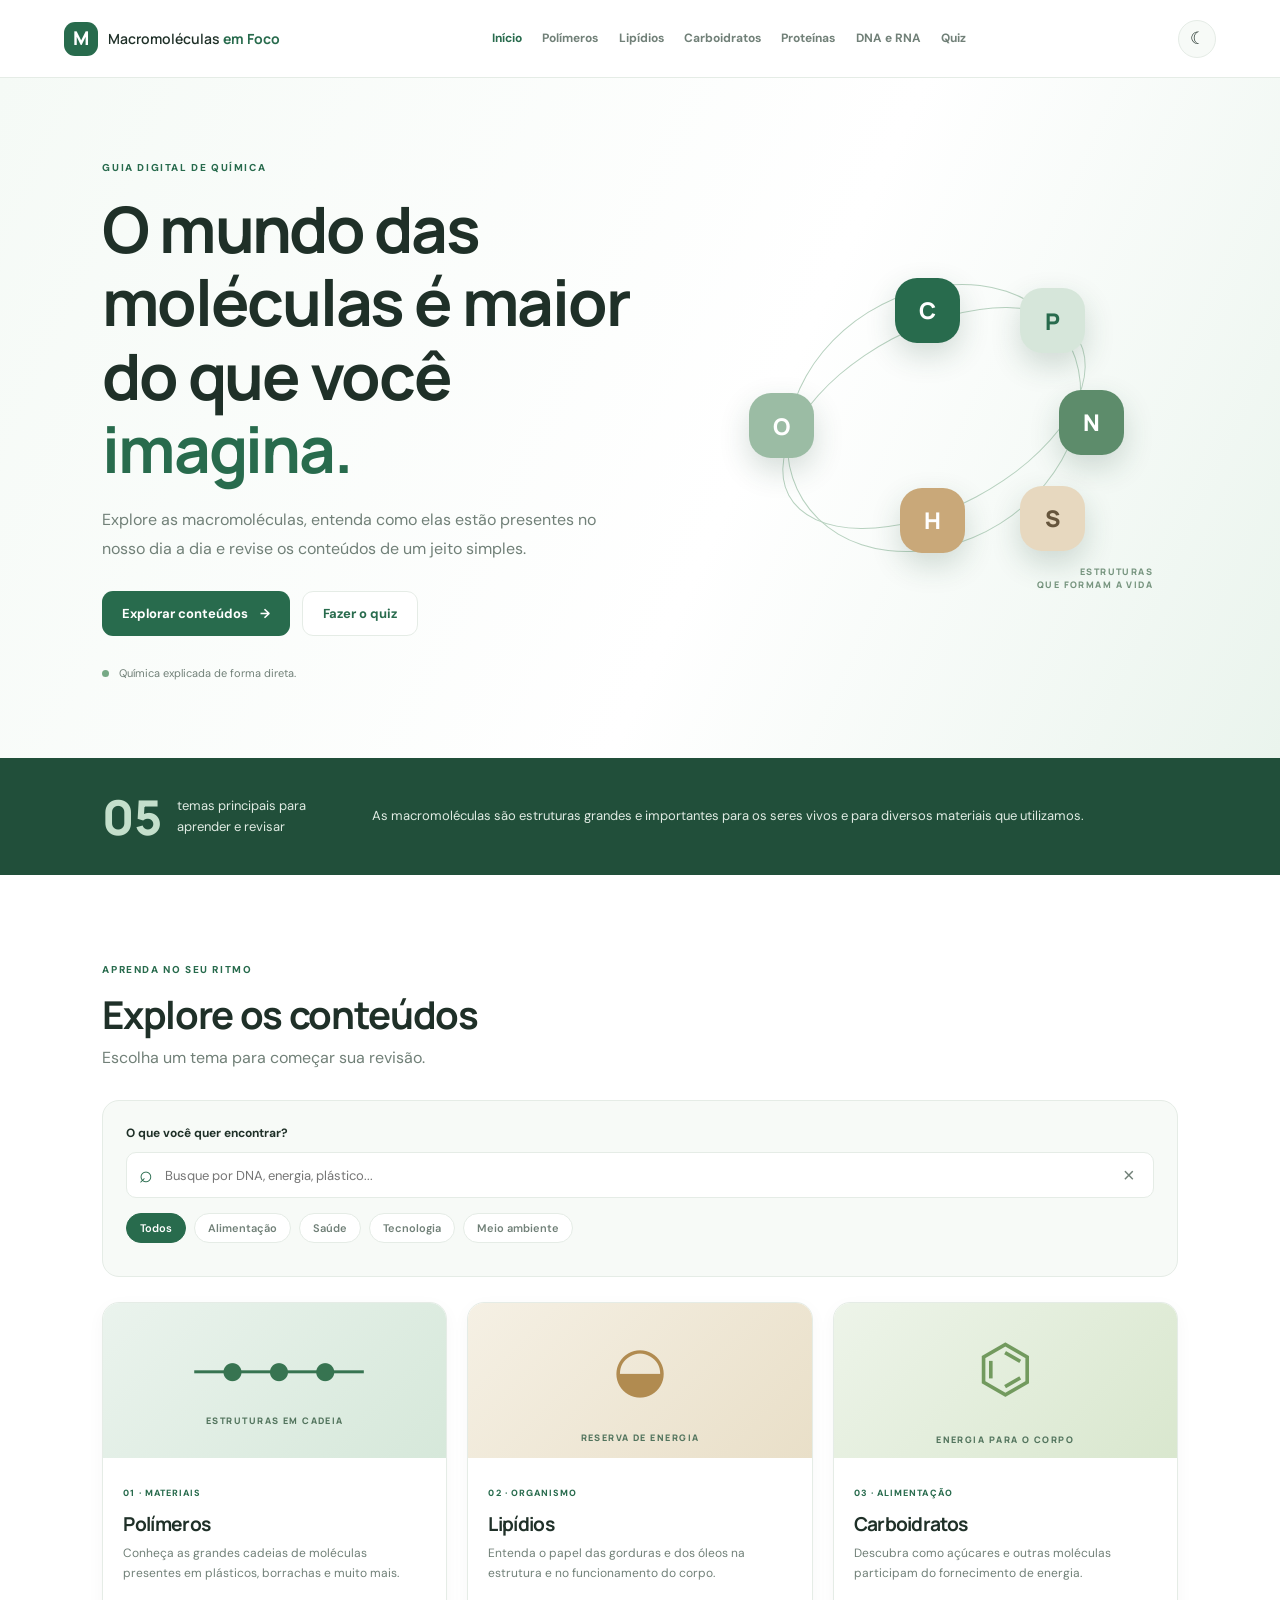
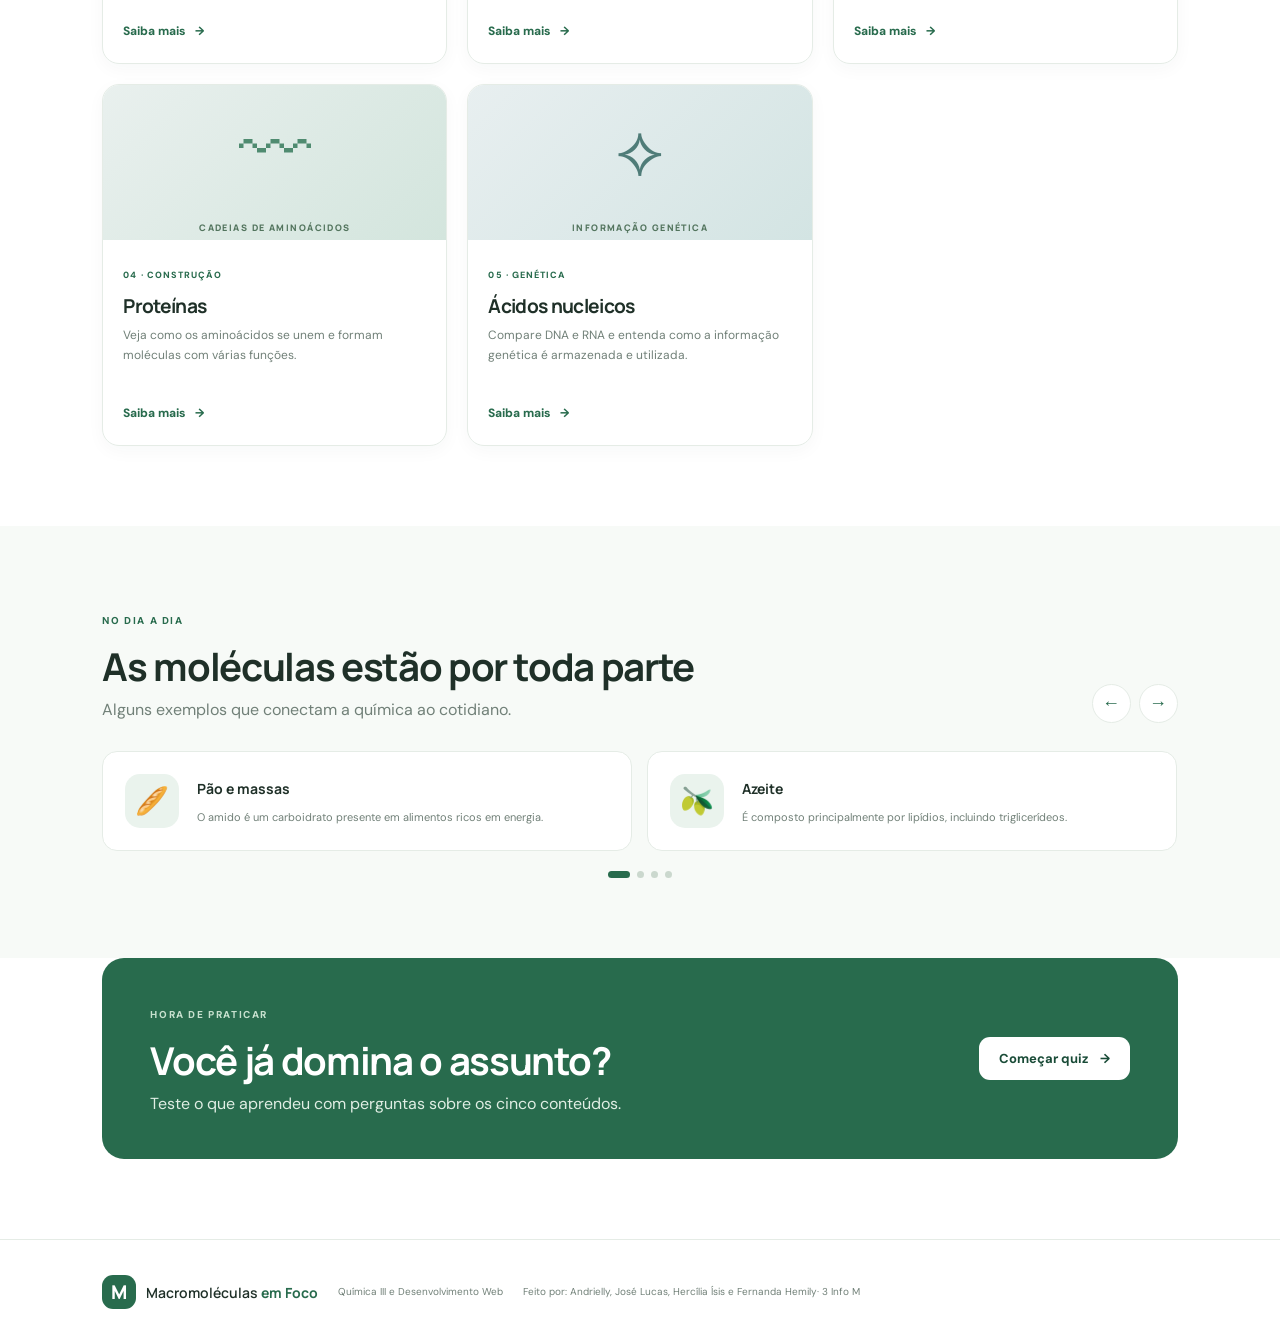
<file: index.html>
<!DOCTYPE html>
<html lang="pt-BR">
<head>
  <meta charset="UTF-8">
  <meta name="viewport" content="width=device-width, initial-scale=1.0">
  <meta name="description" content="Um guia simples e interativo para estudar macromoléculas.">
  <title>Macromoléculas em Foco | Início</title>
  <link rel="stylesheet" href="css/style.css">
  <script src="js/script.js" defer></script>
</head>
<body>
  <header class="site-header">
    <a class="logo" href="index.html"><span class="logo-mark">M</span><span>Macromoléculas <b>em Foco</b></span></a>
    <button class="menu-toggle" aria-label="Abrir menu" aria-expanded="false">☰</button>
    <nav class="main-nav">
      <a class="active" href="index.html">Início</a>
      <a href="polimeros.html">Polímeros</a>
      <a href="lipidios.html">Lipídios</a>
      <a href="carboidratos.html">Carboidratos</a>
      <a href="proteinas.html">Proteínas</a>
      <a href="acidos-nucleicos.html">DNA e RNA</a>
      <a href="quiz.html">Quiz</a>
    </nav>
    <button class="theme-toggle" aria-label="Alternar tema" title="Alternar tema">☾</button>
  </header>

  <main>
    <section class="hero home-hero">
      <div class="hero-copy">
        <span class="eyebrow">GUIA DIGITAL DE QUÍMICA</span>
        <h1>O mundo das moléculas é maior do que você <em>imagina.</em></h1>
        <p>Explore as macromoléculas, entenda como elas estão presentes no nosso dia a dia e revise os conteúdos de um jeito simples.</p>
        <div class="hero-actions">
          <a class="btn btn-primary" href="#conteudos">Explorar conteúdos <span>→</span></a>
          <a class="btn btn-light" href="quiz.html">Fazer o quiz</a>
        </div>
        <div class="hero-note"><span class="note-dot"></span> Química explicada de forma direta.</div>
      </div>
      <div class="hero-art" aria-label="Ilustração de moléculas" role="img">
        <div class="orbit orbit-one"></div><div class="orbit orbit-two"></div>
        <span class="atom atom-a">C</span><span class="atom atom-b">O</span>
        <span class="atom atom-c">H</span><span class="atom atom-d">N</span>
        <span class="atom atom-e">P</span><span class="atom atom-f">S</span>
        <span class="art-caption">ESTRUTURAS<br>QUE FORMAM A VIDA</span>
      </div>
    </section>

    <section class="intro-strip">
      <div><span class="big-number">05</span><p>temas principais para<br>aprender e revisar</p></div>
      <p>As macromoléculas são estruturas grandes e importantes para os seres vivos e para diversos materiais que utilizamos.</p>
    </section>

    <section class="section" id="conteudos">
      <div class="section-heading">
        <div><span class="eyebrow">APRENDA NO SEU RITMO</span><h2>Explore os conteúdos</h2><p>Escolha um tema para começar sua revisão.</p></div>
      </div>
      <div class="search-panel">
        <label for="searchInput">O que você quer encontrar?</label>
        <div class="search-box"><span>⌕</span><input id="searchInput" type="search" placeholder="Busque por DNA, energia, plástico..."><button id="clearSearch" aria-label="Limpar busca">×</button></div>
        <div class="filter-row" aria-label="Filtrar conteúdos">
          <button class="filter-btn selected" data-filter="todos">Todos</button>
          <button class="filter-btn" data-filter="alimentacao">Alimentação</button>
          <button class="filter-btn" data-filter="saude">Saúde</button>
          <button class="filter-btn" data-filter="tecnologia">Tecnologia</button>
          <button class="filter-btn" data-filter="meio-ambiente">Meio ambiente</button>
        </div>
        <p class="search-status" id="searchStatus" aria-live="polite"></p>
      </div>

      <div class="content-grid" id="contentGrid">
        <article class="topic-card" data-category="tecnologia meio-ambiente" data-search="polímeros plástico borracha nylon naturais sintéticos reciclagem">
          <div class="card-art art-polymer"><span class="chain">—●—●—●—</span><small>ESTRUTURAS EM CADEIA</small></div>
          <div class="card-body"><span class="card-tag">01 · MATERIAIS</span><h3>Polímeros</h3><p>Conheça as grandes cadeias de moléculas presentes em plásticos, borrachas e muito mais.</p><a class="text-link" href="polimeros.html">Saiba mais <span>→</span></a></div>
        </article>
        <article class="topic-card" data-category="alimentacao saude" data-search="lipídios gorduras óleos energia membrana reserva alimentar">
          <div class="card-art art-lipid"><span class="lipid-drop">◒</span><small>RESERVA DE ENERGIA</small></div>
          <div class="card-body"><span class="card-tag">02 · ORGANISMO</span><h3>Lipídios</h3><p>Entenda o papel das gorduras e dos óleos na estrutura e no funcionamento do corpo.</p><a class="text-link" href="lipidios.html">Saiba mais <span>→</span></a></div>
        </article>
        <article class="topic-card" data-category="alimentacao saude" data-search="carboidratos açúcar glicose amido celulose energia">
          <div class="card-art art-carb"><span class="hexagon">⌬</span><small>ENERGIA PARA O CORPO</small></div>
          <div class="card-body"><span class="card-tag">03 · ALIMENTAÇÃO</span><h3>Carboidratos</h3><p>Descubra como açúcares e outras moléculas participam do fornecimento de energia.</p><a class="text-link" href="carboidratos.html">Saiba mais <span>→</span></a></div>
        </article>
        <article class="topic-card" data-category="alimentacao saude" data-search="aminoácidos proteínas ligação peptídica enzimas músculos">
          <div class="card-art art-protein"><span class="protein-line">〰</span><small>CADEIAS DE AMINOÁCIDOS</small></div>
          <div class="card-body"><span class="card-tag">04 · CONSTRUÇÃO</span><h3>Proteínas</h3><p>Veja como os aminoácidos se unem e formam moléculas com várias funções.</p><a class="text-link" href="proteinas.html">Saiba mais <span>→</span></a></div>
        </article>
        <article class="topic-card" data-category="saude tecnologia" data-search="ácidos nucleicos DNA RNA genética informação genética biotecnologia">
          <div class="card-art art-dna"><span class="dna-symbol">⟡</span><small>INFORMAÇÃO GENÉTICA</small></div>
          <div class="card-body"><span class="card-tag">05 · GENÉTICA</span><h3>Ácidos nucleicos</h3><p>Compare DNA e RNA e entenda como a informação genética é armazenada e utilizada.</p><a class="text-link" href="acidos-nucleicos.html">Saiba mais <span>→</span></a></div>
        </article>
      </div>
      <div class="empty-state" id="emptyState" hidden>Nenhum conteúdo encontrado. Tente outra palavra ou categoria.</div>
    </section>

    <section class="section carousel-section">
      <div class="section-heading"><div><span class="eyebrow">NO DIA A DIA</span><h2>As moléculas estão por toda parte</h2><p>Alguns exemplos que conectam a química ao cotidiano.</p></div>
        <div class="carousel-controls"><button id="prevSlide" aria-label="Anterior">←</button><button id="nextSlide" aria-label="Próximo">→</button></div>
      </div>
      <div class="carousel-window"><div class="carousel-track" id="carouselTrack">
        <article class="carousel-item"><span class="carousel-icon">🥖</span><div><b>Pão e massas</b><p>O amido é um carboidrato presente em alimentos ricos em energia.</p></div></article>
        <article class="carousel-item"><span class="carousel-icon">🫒</span><div><b>Azeite</b><p>É composto principalmente por lipídios, incluindo triglicerídeos.</p></div></article>
        <article class="carousel-item"><span class="carousel-icon">🧬</span><div><b>Células</b><p>O DNA guarda informações genéticas dos organismos.</p></div></article>
        <article class="carousel-item"><span class="carousel-icon">🧴</span><div><b>Embalagens</b><p>Muitos recipientes são feitos de polímeros sintéticos.</p></div></article>
      </div></div>
      <div class="carousel-dots" id="carouselDots"><button class="dot active" aria-label="Item 1"></button><button class="dot" aria-label="Item 2"></button><button class="dot" aria-label="Item 3"></button><button class="dot" aria-label="Item 4"></button></div>
    </section>

    <section class="quiz-banner"><div><span class="eyebrow">HORA DE PRATICAR</span><h2>Você já domina o assunto?</h2><p>Teste o que aprendeu com perguntas sobre os cinco conteúdos.</p></div><a href="quiz.html" class="btn btn-white">Começar quiz <span>→</span></a></section>

 
</main><footer class="site-footer"><a class="logo" href="index.html"><span class="logo-mark">M</span><span>Macromoléculas <b>em Foco</b></span></a><p>Química III e Desenvolvimento Web</p><p class="student-line">Feito por: Andrielly, José Lucas, Hercília Ísis  e Fernanda Hemily· 3 Info M</p></footer></body></html></body>
</html>
</file>
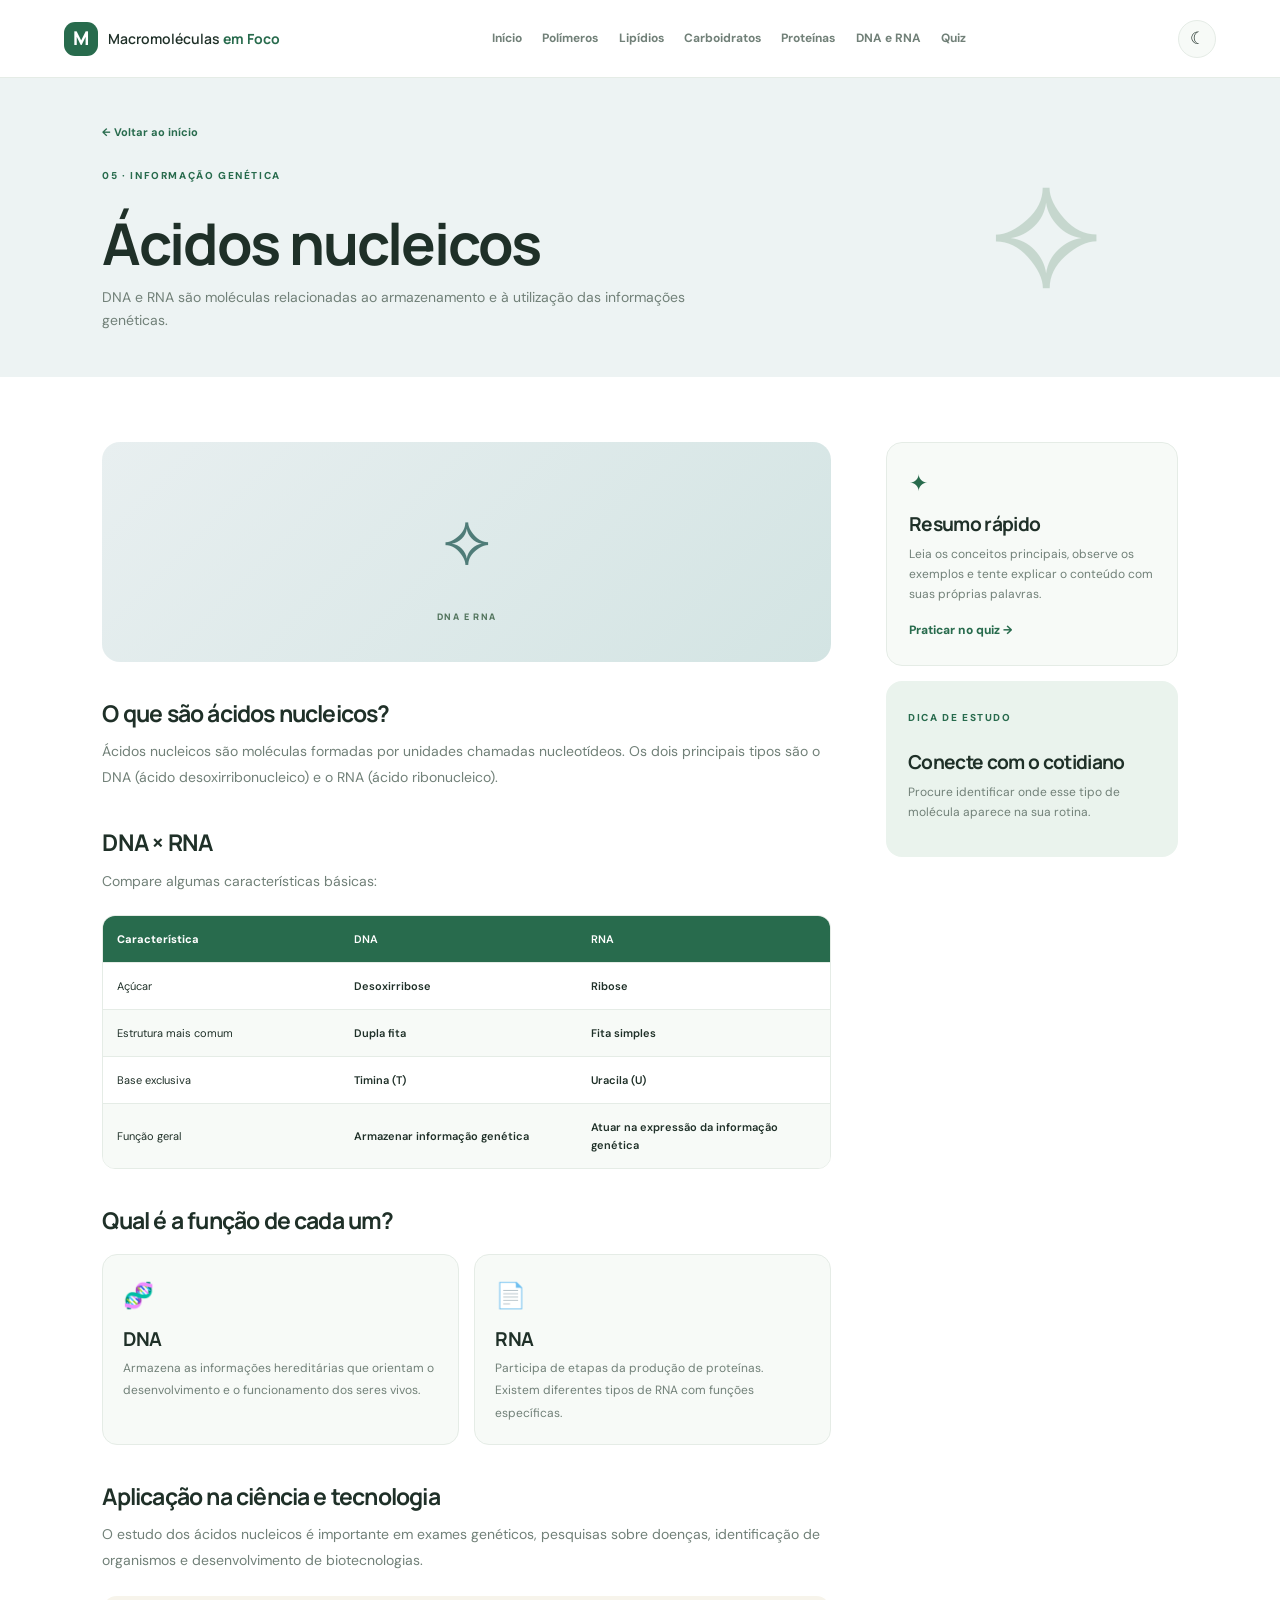
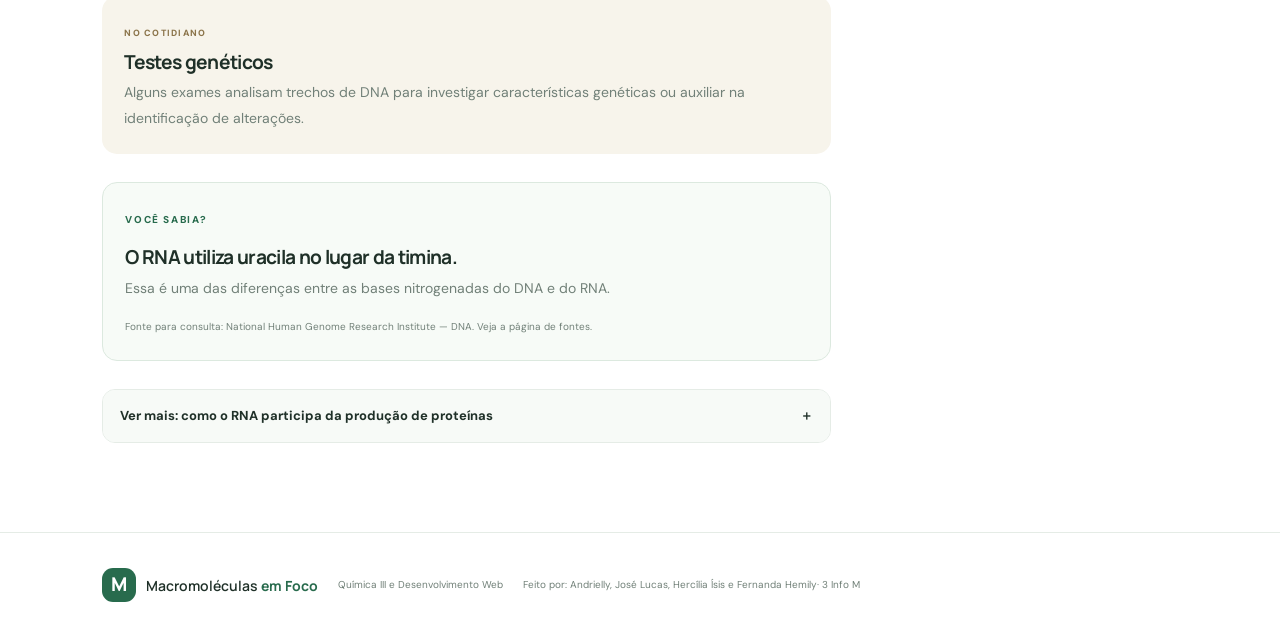
<file: acidos-nucleicos.html>
<!DOCTYPE html>
<html lang="pt-BR"><head><meta charset="UTF-8"><meta name="viewport" content="width=device-width, initial-scale=1.0"><meta name="description" content="Ácidos nucleicos: guia de estudos de macromoléculas."><title>Ácidos nucleicos | Macromoléculas em Foco</title><link rel="stylesheet" href="css/style.css"><script src="js/script.js" defer></script></head>
<body><header class="site-header">
    <a class="logo" href="index.html"><span class="logo-mark">M</span><span>Macromoléculas <b>em Foco</b></span></a>
    <button class="menu-toggle" aria-label="Abrir menu" aria-expanded="false">☰</button>
    <nav class="main-nav">
      <a href="index.html">Início</a><a href="polimeros.html">Polímeros</a><a href="lipidios.html">Lipídios</a><a href="carboidratos.html">Carboidratos</a><a href="proteinas.html">Proteínas</a><a href="acidos-nucleicos.html">DNA e RNA</a><a href="quiz.html">Quiz</a>
    </nav><button class="theme-toggle" aria-label="Alternar tema" title="Alternar tema">☾</button>
  </header><main>
<section class="page-hero theme-dna"><div class="page-hero-inner"><a class="back-link" href="index.html">← Voltar ao início</a><span class="eyebrow">05 · INFORMAÇÃO GENÉTICA</span><h1>Ácidos nucleicos</h1><p>DNA e RNA são moléculas relacionadas ao armazenamento e à utilização das informações genéticas.</p></div><div class="page-symbol" aria-hidden="true">⟡</div></section>
<div class="article-layout"><article class="article-content">
<div class="article-image art-dna"><span class="dna-symbol">⟡</span><small>DNA E RNA</small></div>
<h2>O que são ácidos nucleicos?</h2><p>Ácidos nucleicos são moléculas formadas por unidades chamadas nucleotídeos. Os dois principais tipos são o DNA (ácido desoxirribonucleico) e o RNA (ácido ribonucleico).</p>
<h2>DNA × RNA</h2><p>Compare algumas características básicas:</p>
<div class="comparison-table"><div class="compare-head"><span>Característica</span><b>DNA</b><b>RNA</b></div><div><span>Açúcar</span><b>Desoxirribose</b><b>Ribose</b></div><div><span>Estrutura mais comum</span><b>Dupla fita</b><b>Fita simples</b></div><div><span>Base exclusiva</span><b>Timina (T)</b><b>Uracila (U)</b></div><div><span>Função geral</span><b>Armazenar informação genética</b><b>Atuar na expressão da informação genética</b></div></div>
<h2>Qual é a função de cada um?</h2><div class="two-columns"><div class="mini-card"><span class="mini-icon">🧬</span><h3>DNA</h3><p>Armazena as informações hereditárias que orientam o desenvolvimento e o funcionamento dos seres vivos.</p></div><div class="mini-card"><span class="mini-icon">📄</span><h3>RNA</h3><p>Participa de etapas da produção de proteínas. Existem diferentes tipos de RNA com funções específicas.</p></div></div>
<h2>Aplicação na ciência e tecnologia</h2><p>O estudo dos ácidos nucleicos é importante em exames genéticos, pesquisas sobre doenças, identificação de organismos e desenvolvimento de biotecnologias.</p>
<div class="example-box"><span>NO COTIDIANO</span><h3>Testes genéticos</h3><p>Alguns exames analisam trechos de DNA para investigar características genéticas ou auxiliar na identificação de alterações.</p></div>
<section class="did-you-know"><span class="eyebrow">VOCÊ SABIA?</span><h3>O RNA utiliza uracila no lugar da timina.</h3><p>Essa é uma das diferenças entre as bases nitrogenadas do DNA e do RNA.</p><small>Fonte para consulta: National Human Genome Research Institute — DNA. Veja a página de fontes.</small></section>
<div class="expand-box"><button class="expand-btn" aria-expanded="false">Ver mais: como o RNA participa da produção de proteínas <span>＋</span></button><div class="expand-content" hidden><p>O RNA mensageiro leva a informação copiada do DNA até os ribossomos. O RNA transportador ajuda a levar aminoácidos, enquanto o RNA ribossômico faz parte da estrutura dos ribossomos. Juntos, esses tipos participam da síntese de proteínas.</p></div></div>
</article><aside class="article-aside"><div class="aside-card"><span class="aside-icon">✦</span><h3>Resumo rápido</h3><p>Leia os conceitos principais, observe os exemplos e tente explicar o conteúdo com suas próprias palavras.</p><a href="quiz.html" class="text-link">Praticar no quiz →</a></div><div class="aside-card green-aside"><span class="eyebrow">DICA DE ESTUDO</span><h3>Conecte com o cotidiano</h3><p>Procure identificar onde esse tipo de molécula aparece na sua rotina.</p></div></aside></div>

</main><footer class="site-footer"><a class="logo" href="index.html"><span class="logo-mark">M</span><span>Macromoléculas <b>em Foco</b></span></a><p>Química III e Desenvolvimento Web</p><p class="student-line">Feito por: Andrielly, José Lucas, Hercília Ísis  e Fernanda Hemily· 3 Info M</p></footer></body></html>
</file>
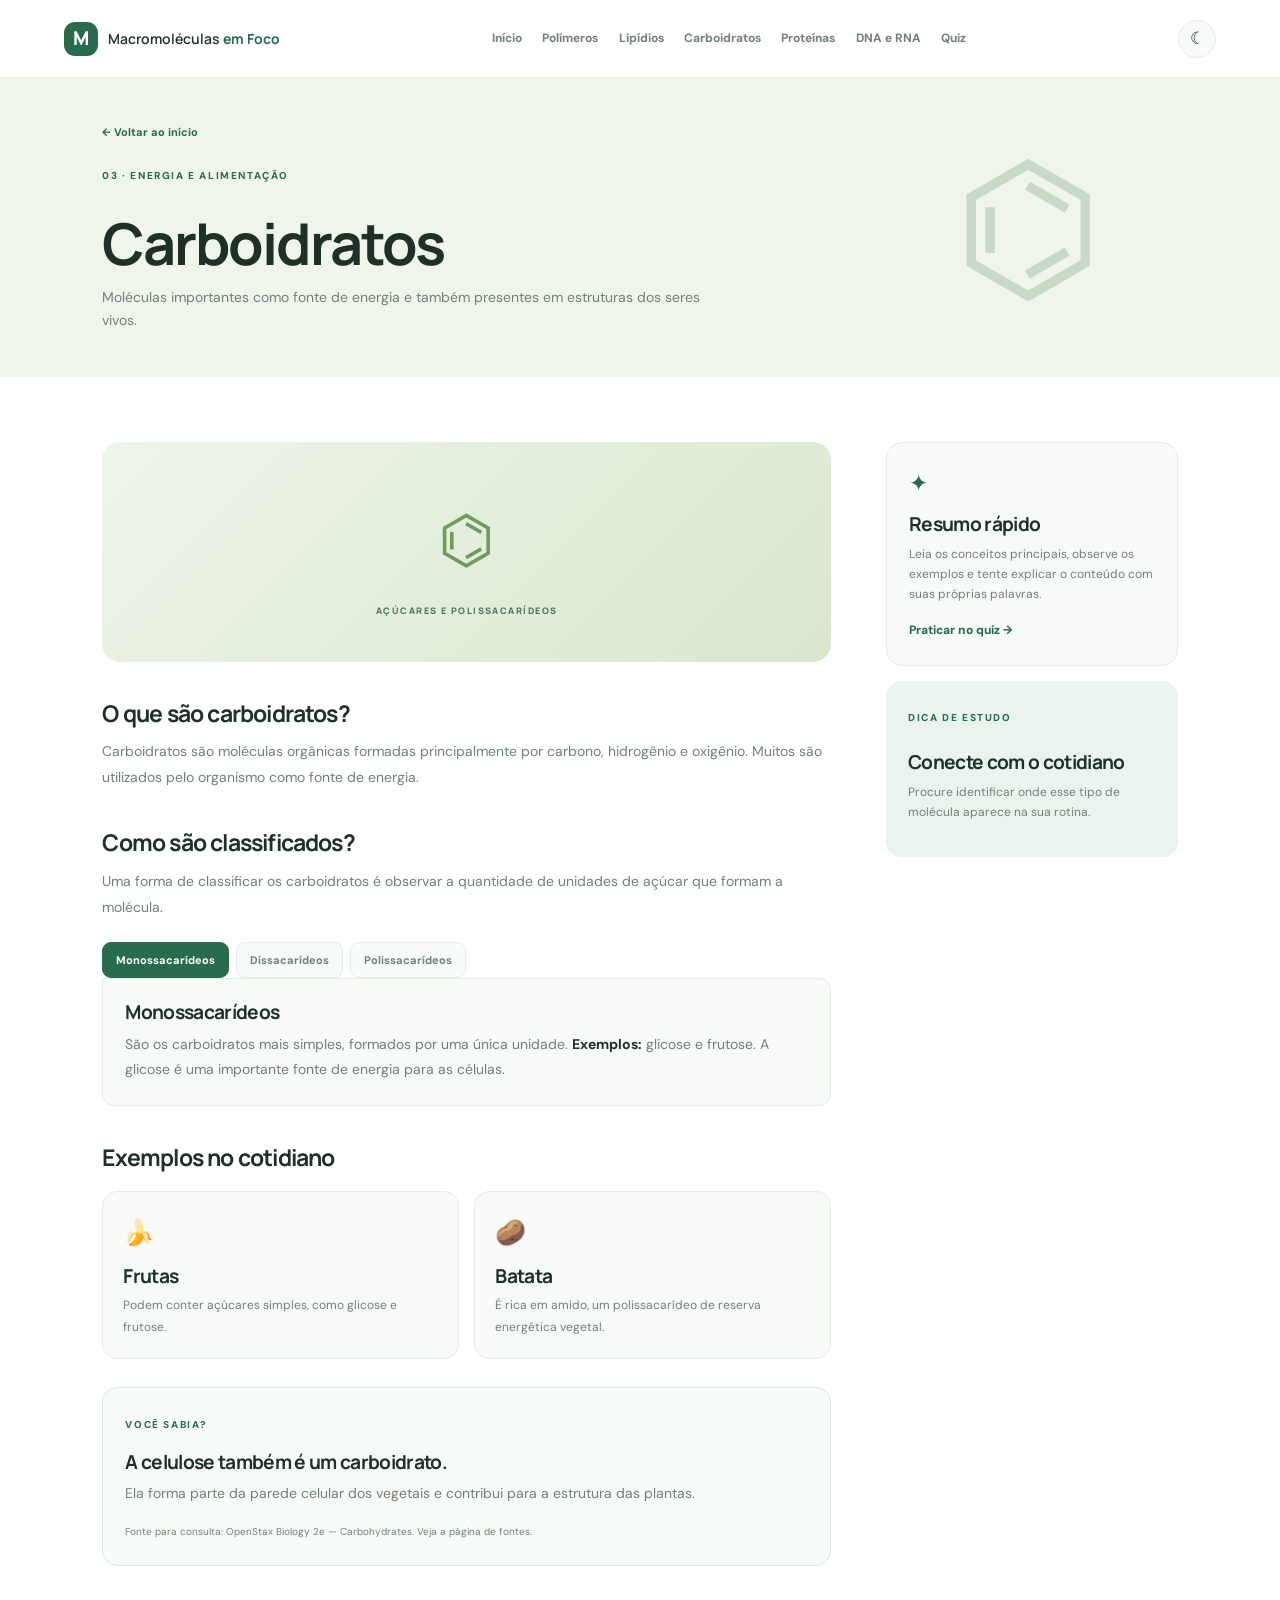
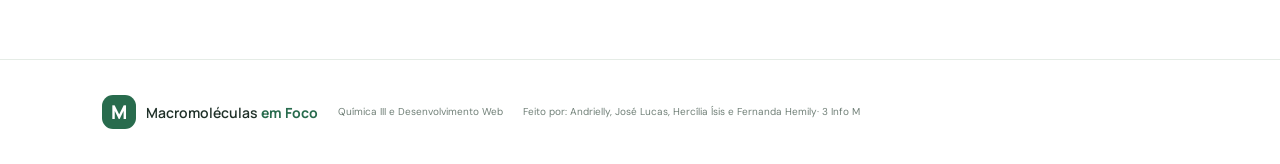
<file: carboidratos.html>
<!DOCTYPE html>
<html lang="pt-BR"><head><meta charset="UTF-8"><meta name="viewport" content="width=device-width, initial-scale=1.0"><meta name="description" content="Carboidratos: guia de estudos de macromoléculas."><title>Carboidratos | Macromoléculas em Foco</title><link rel="stylesheet" href="css/style.css"><script src="js/script.js" defer></script></head>
<body><header class="site-header">
    <a class="logo" href="index.html"><span class="logo-mark">M</span><span>Macromoléculas <b>em Foco</b></span></a>
    <button class="menu-toggle" aria-label="Abrir menu" aria-expanded="false">☰</button>
    <nav class="main-nav">
      <a href="index.html">Início</a><a href="polimeros.html">Polímeros</a><a href="lipidios.html">Lipídios</a><a href="carboidratos.html">Carboidratos</a><a href="proteinas.html">Proteínas</a><a href="acidos-nucleicos.html">DNA e RNA</a><a href="quiz.html">Quiz</a>
    </nav><button class="theme-toggle" aria-label="Alternar tema" title="Alternar tema">☾</button>
  </header><main>
<section class="page-hero theme-carb"><div class="page-hero-inner"><a class="back-link" href="index.html">← Voltar ao início</a><span class="eyebrow">03 · ENERGIA E ALIMENTAÇÃO</span><h1>Carboidratos</h1><p>Moléculas importantes como fonte de energia e também presentes em estruturas dos seres vivos.</p></div><div class="page-symbol" aria-hidden="true">⌬</div></section>
<div class="article-layout"><article class="article-content">
<div class="article-image art-carb"><span class="hexagon">⌬</span><small>AÇÚCARES E POLISSACARÍDEOS</small></div>
<h2>O que são carboidratos?</h2><p>Carboidratos são moléculas orgânicas formadas principalmente por carbono, hidrogênio e oxigênio. Muitos são utilizados pelo organismo como fonte de energia.</p>
<h2>Como são classificados?</h2><p>Uma forma de classificar os carboidratos é observar a quantidade de unidades de açúcar que formam a molécula.</p>
<div class="tabs" role="tablist" aria-label="Tipos de carboidratos"><button class="tab-btn active" data-tab="mono" role="tab" aria-selected="true">Monossacarídeos</button><button class="tab-btn" data-tab="di" role="tab" aria-selected="false">Dissacarídeos</button><button class="tab-btn" data-tab="poli" role="tab" aria-selected="false">Polissacarídeos</button></div>
<div class="tab-panel" id="tab-mono"><h3>Monossacarídeos</h3><p>São os carboidratos mais simples, formados por uma única unidade. <strong>Exemplos:</strong> glicose e frutose. A glicose é uma importante fonte de energia para as células.</p></div>
<div class="tab-panel" id="tab-di" hidden><h3>Dissacarídeos</h3><p>São formados pela união de dois monossacarídeos. <strong>Exemplos:</strong> sacarose (açúcar comum) e lactose (açúcar do leite).</p></div>
<div class="tab-panel" id="tab-poli" hidden><h3>Polissacarídeos</h3><p>São formados por muitas unidades de monossacarídeos. <strong>Exemplos:</strong> amido, que funciona como reserva energética vegetal, e celulose, que participa da estrutura da parede celular das plantas.</p></div>
<h2>Exemplos no cotidiano</h2><div class="two-columns"><div class="mini-card"><span class="mini-icon">🍌</span><h3>Frutas</h3><p>Podem conter açúcares simples, como glicose e frutose.</p></div><div class="mini-card"><span class="mini-icon">🥔</span><h3>Batata</h3><p>É rica em amido, um polissacarídeo de reserva energética vegetal.</p></div></div>
<section class="did-you-know"><span class="eyebrow">VOCÊ SABIA?</span><h3>A celulose também é um carboidrato.</h3><p>Ela forma parte da parede celular dos vegetais e contribui para a estrutura das plantas.</p><small>Fonte para consulta: OpenStax Biology 2e — Carbohydrates. Veja a página de fontes.</small></section>
</article><aside class="article-aside"><div class="aside-card"><span class="aside-icon">✦</span><h3>Resumo rápido</h3><p>Leia os conceitos principais, observe os exemplos e tente explicar o conteúdo com suas próprias palavras.</p><a href="quiz.html" class="text-link">Praticar no quiz →</a></div><div class="aside-card green-aside"><span class="eyebrow">DICA DE ESTUDO</span><h3>Conecte com o cotidiano</h3><p>Procure identificar onde esse tipo de molécula aparece na sua rotina.</p></div></aside></div>

</main><footer class="site-footer"><a class="logo" href="index.html"><span class="logo-mark">M</span><span>Macromoléculas <b>em Foco</b></span></a><p>Química III e Desenvolvimento Web</p><p class="student-line">Feito por: Andrielly, José Lucas, Hercília Ísis  e Fernanda Hemily· 3 Info M</p></footer></body></html>
</file>
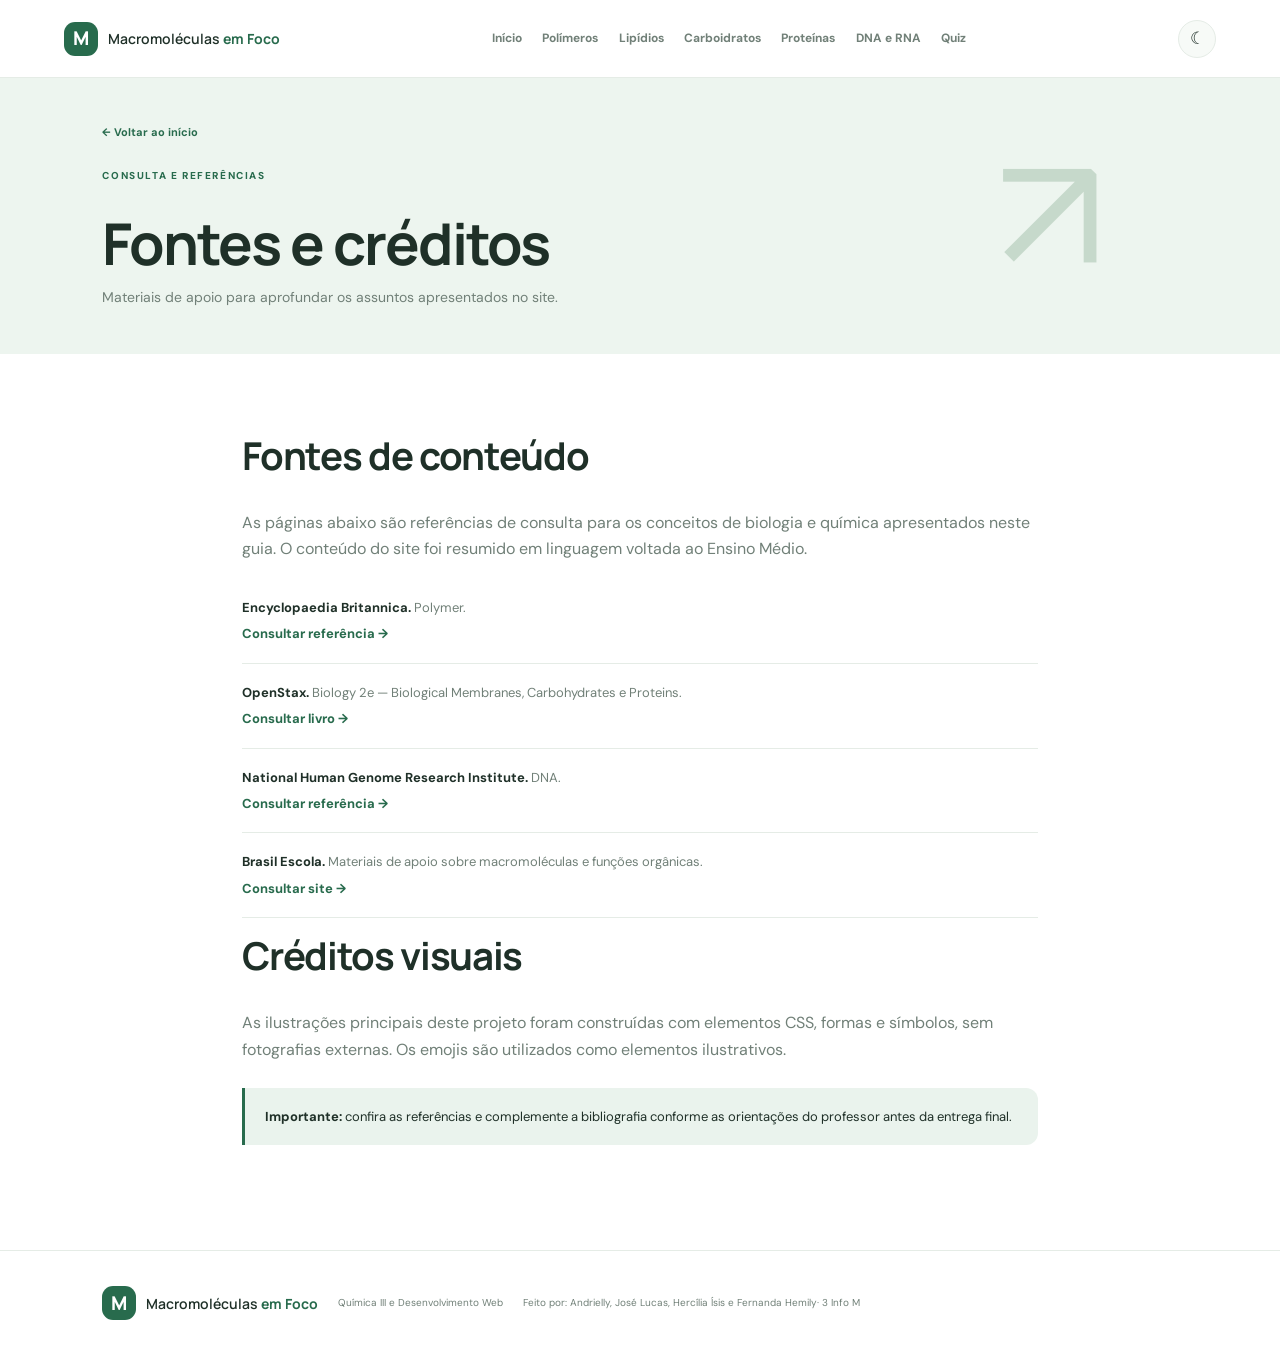
<file: fontes.html>
<!DOCTYPE html>
<html lang="pt-BR"><head><meta charset="UTF-8"><meta name="viewport" content="width=device-width, initial-scale=1.0"><title>Fontes e créditos | Macromoléculas em Foco</title><link rel="stylesheet" href="css/style.css"><script src="js/script.js" defer></script></head>
<body><header class="site-header">
    <a class="logo" href="index.html"><span class="logo-mark">M</span><span>Macromoléculas <b>em Foco</b></span></a>
    <button class="menu-toggle" aria-label="Abrir menu" aria-expanded="false">☰</button>
    <nav class="main-nav">
      <a href="index.html">Início</a><a href="polimeros.html">Polímeros</a><a href="lipidios.html">Lipídios</a><a href="carboidratos.html">Carboidratos</a><a href="proteinas.html">Proteínas</a><a href="acidos-nucleicos.html">DNA e RNA</a><a href="quiz.html">Quiz</a>
    </nav><button class="theme-toggle" aria-label="Alternar tema" title="Alternar tema">☾</button>
  </header>
<main><section class="page-hero theme-quiz"><div class="page-hero-inner"><a class="back-link" href="index.html">← Voltar ao início</a><span class="eyebrow">CONSULTA E REFERÊNCIAS</span><h1>Fontes e créditos</h1><p>Materiais de apoio para aprofundar os assuntos apresentados no site.</p></div><div class="page-symbol">↗</div></section>
<section class="section sources-section"><h2>Fontes de conteúdo</h2><p>As páginas abaixo são referências de consulta para os conceitos de biologia e química apresentados neste guia. O conteúdo do site foi resumido em linguagem voltada ao Ensino Médio.</p>
<ul class="source-list">
<li><b>Encyclopaedia Britannica.</b> Polymer. <a href="https://www.britannica.com/science/polymer" target="_blank" rel="noopener">Consultar referência →</a></li>
<li><b>OpenStax.</b> Biology 2e — Biological Membranes, Carbohydrates e Proteins. <a href="https://openstax.org/details/books/biology-2e" target="_blank" rel="noopener">Consultar livro →</a></li>
<li><b>National Human Genome Research Institute.</b> DNA. <a href="https://www.genome.gov/genetics-glossary/Deoxyribonucleic-Acid" target="_blank" rel="noopener">Consultar referência →</a></li>
<li><b>Brasil Escola.</b> Materiais de apoio sobre macromoléculas e funções orgânicas. <a href="https://brasilescola.uol.com.br/" target="_blank" rel="noopener">Consultar site →</a></li>
</ul>
<h2>Créditos visuais</h2><p>As ilustrações principais deste projeto foram construídas com elementos CSS, formas e símbolos, sem fotografias externas. Os emojis são utilizados como elementos ilustrativos.</p>
<div class="info-callout"><b>Importante:</b> confira as referências e complemente a bibliografia conforme as orientações do professor antes da entrega final.</div>
</section>
</main><footer class="site-footer"><a class="logo" href="index.html"><span class="logo-mark">M</span><span>Macromoléculas <b>em Foco</b></span></a><p>Química III e Desenvolvimento Web</p><p class="student-line">Feito por: Andrielly, José Lucas, Hercília Ísis  e Fernanda Hemily· 3 Info M</p></footer></body></html>
</file>
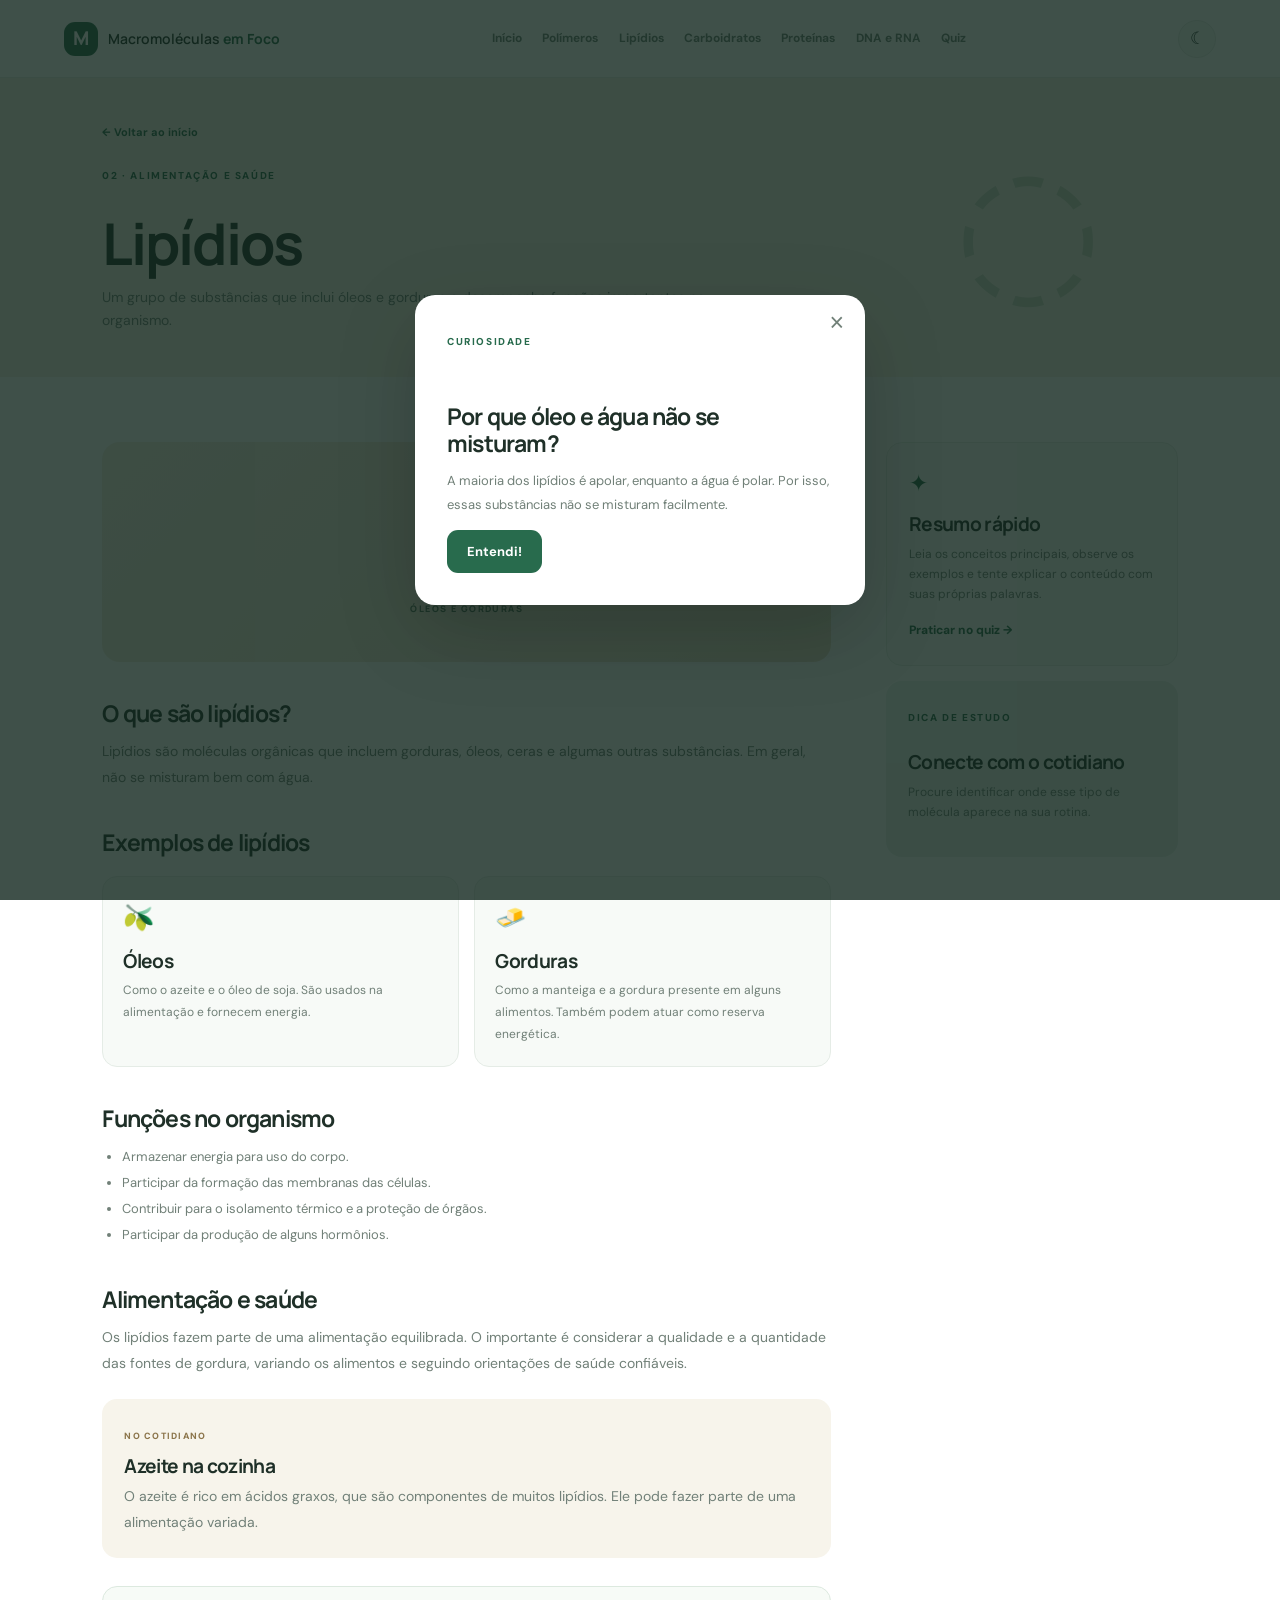
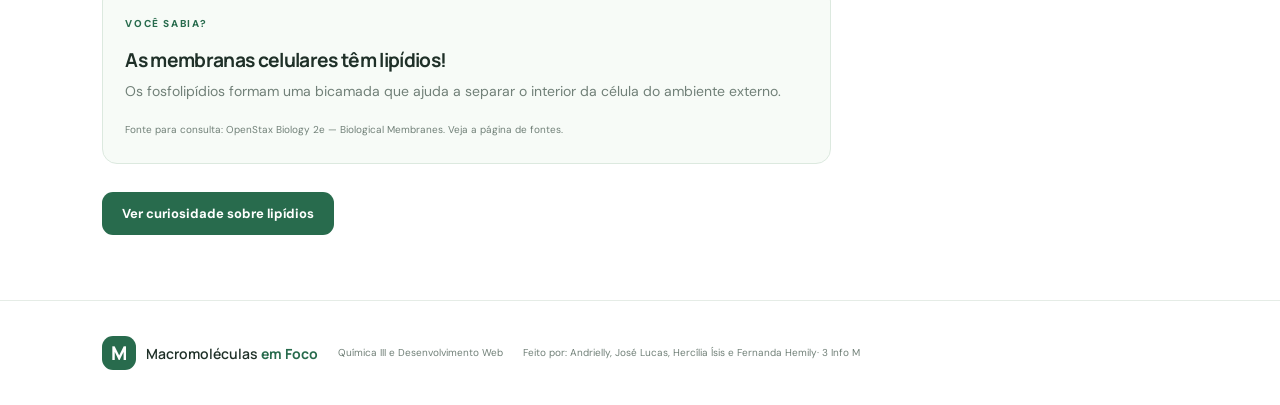
<file: lipidios.html>
<!DOCTYPE html>
<html lang="pt-BR"><head><meta charset="UTF-8"><meta name="viewport" content="width=device-width, initial-scale=1.0"><meta name="description" content="Lipídios: guia de estudos de macromoléculas."><title>Lipídios | Macromoléculas em Foco</title><link rel="stylesheet" href="css/style.css"><script src="js/script.js" defer></script></head>
<body><header class="site-header">
    <a class="logo" href="index.html"><span class="logo-mark">M</span><span>Macromoléculas <b>em Foco</b></span></a>
    <button class="menu-toggle" aria-label="Abrir menu" aria-expanded="false">☰</button>
    <nav class="main-nav">
      <a href="index.html">Início</a><a href="polimeros.html">Polímeros</a><a href="lipidios.html">Lipídios</a><a href="carboidratos.html">Carboidratos</a><a href="proteinas.html">Proteínas</a><a href="acidos-nucleicos.html">DNA e RNA</a><a href="quiz.html">Quiz</a>
    </nav><button class="theme-toggle" aria-label="Alternar tema" title="Alternar tema">☾</button>
  </header><main>
<section class="page-hero theme-lipid"><div class="page-hero-inner"><a class="back-link" href="index.html">← Voltar ao início</a><span class="eyebrow">02 · ALIMENTAÇÃO E SAÚDE</span><h1>Lipídios</h1><p>Um grupo de substâncias que inclui óleos e gorduras e desempenha funções importantes no organismo.</p></div><div class="page-symbol" aria-hidden="true">◌</div></section>
<div class="article-layout"><article class="article-content">
<div class="article-image art-lipid"><span class="lipid-drop">◒</span><small>ÓLEOS E GORDURAS</small></div>
<h2>O que são lipídios?</h2><p>Lipídios são moléculas orgânicas que incluem gorduras, óleos, ceras e algumas outras substâncias. Em geral, não se misturam bem com água.</p>
<h2>Exemplos de lipídios</h2><div class="two-columns"><div class="mini-card"><span class="mini-icon">🫒</span><h3>Óleos</h3><p>Como o azeite e o óleo de soja. São usados na alimentação e fornecem energia.</p></div><div class="mini-card"><span class="mini-icon">🧈</span><h3>Gorduras</h3><p>Como a manteiga e a gordura presente em alguns alimentos. Também podem atuar como reserva energética.</p></div></div>
<h2>Funções no organismo</h2><ul class="check-list"><li>Armazenar energia para uso do corpo.</li><li>Participar da formação das membranas das células.</li><li>Contribuir para o isolamento térmico e a proteção de órgãos.</li><li>Participar da produção de alguns hormônios.</li></ul>
<h2>Alimentação e saúde</h2><p>Os lipídios fazem parte de uma alimentação equilibrada. O importante é considerar a qualidade e a quantidade das fontes de gordura, variando os alimentos e seguindo orientações de saúde confiáveis.</p>
<div class="example-box"><span>NO COTIDIANO</span><h3>Azeite na cozinha</h3><p>O azeite é rico em ácidos graxos, que são componentes de muitos lipídios. Ele pode fazer parte de uma alimentação variada.</p></div>
<section class="did-you-know"><span class="eyebrow">VOCÊ SABIA?</span><h3>As membranas celulares têm lipídios!</h3><p>Os fosfolipídios formam uma bicamada que ajuda a separar o interior da célula do ambiente externo.</p><small>Fonte para consulta: OpenStax Biology 2e — Biological Membranes. Veja a página de fontes.</small></section>
<button class="btn btn-primary" id="openModal">Ver curiosidade sobre lipídios</button>
<div class="modal-overlay" id="infoModal" hidden><div class="modal-card" role="dialog" aria-modal="true" aria-labelledby="modalTitle"><button class="modal-close" id="closeModal" aria-label="Fechar">×</button><span class="eyebrow">CURIOSIDADE</span><h2 id="modalTitle">Por que óleo e água não se misturam?</h2><p>A maioria dos lipídios é apolar, enquanto a água é polar. Por isso, essas substâncias não se misturam facilmente.</p><button class="btn btn-primary" id="modalOk">Entendi!</button></div></div>
</article><aside class="article-aside"><div class="aside-card"><span class="aside-icon">✦</span><h3>Resumo rápido</h3><p>Leia os conceitos principais, observe os exemplos e tente explicar o conteúdo com suas próprias palavras.</p><a href="quiz.html" class="text-link">Praticar no quiz →</a></div><div class="aside-card green-aside"><span class="eyebrow">DICA DE ESTUDO</span><h3>Conecte com o cotidiano</h3><p>Procure identificar onde esse tipo de molécula aparece na sua rotina.</p></div></aside></div>

</main><footer class="site-footer"><a class="logo" href="index.html"><span class="logo-mark">M</span><span>Macromoléculas <b>em Foco</b></span></a><p>Química III e Desenvolvimento Web</p><p class="student-line">Feito por: Andrielly, José Lucas, Hercília Ísis  e Fernanda Hemily· 3 Info M</p></footer></body></html>
</file>
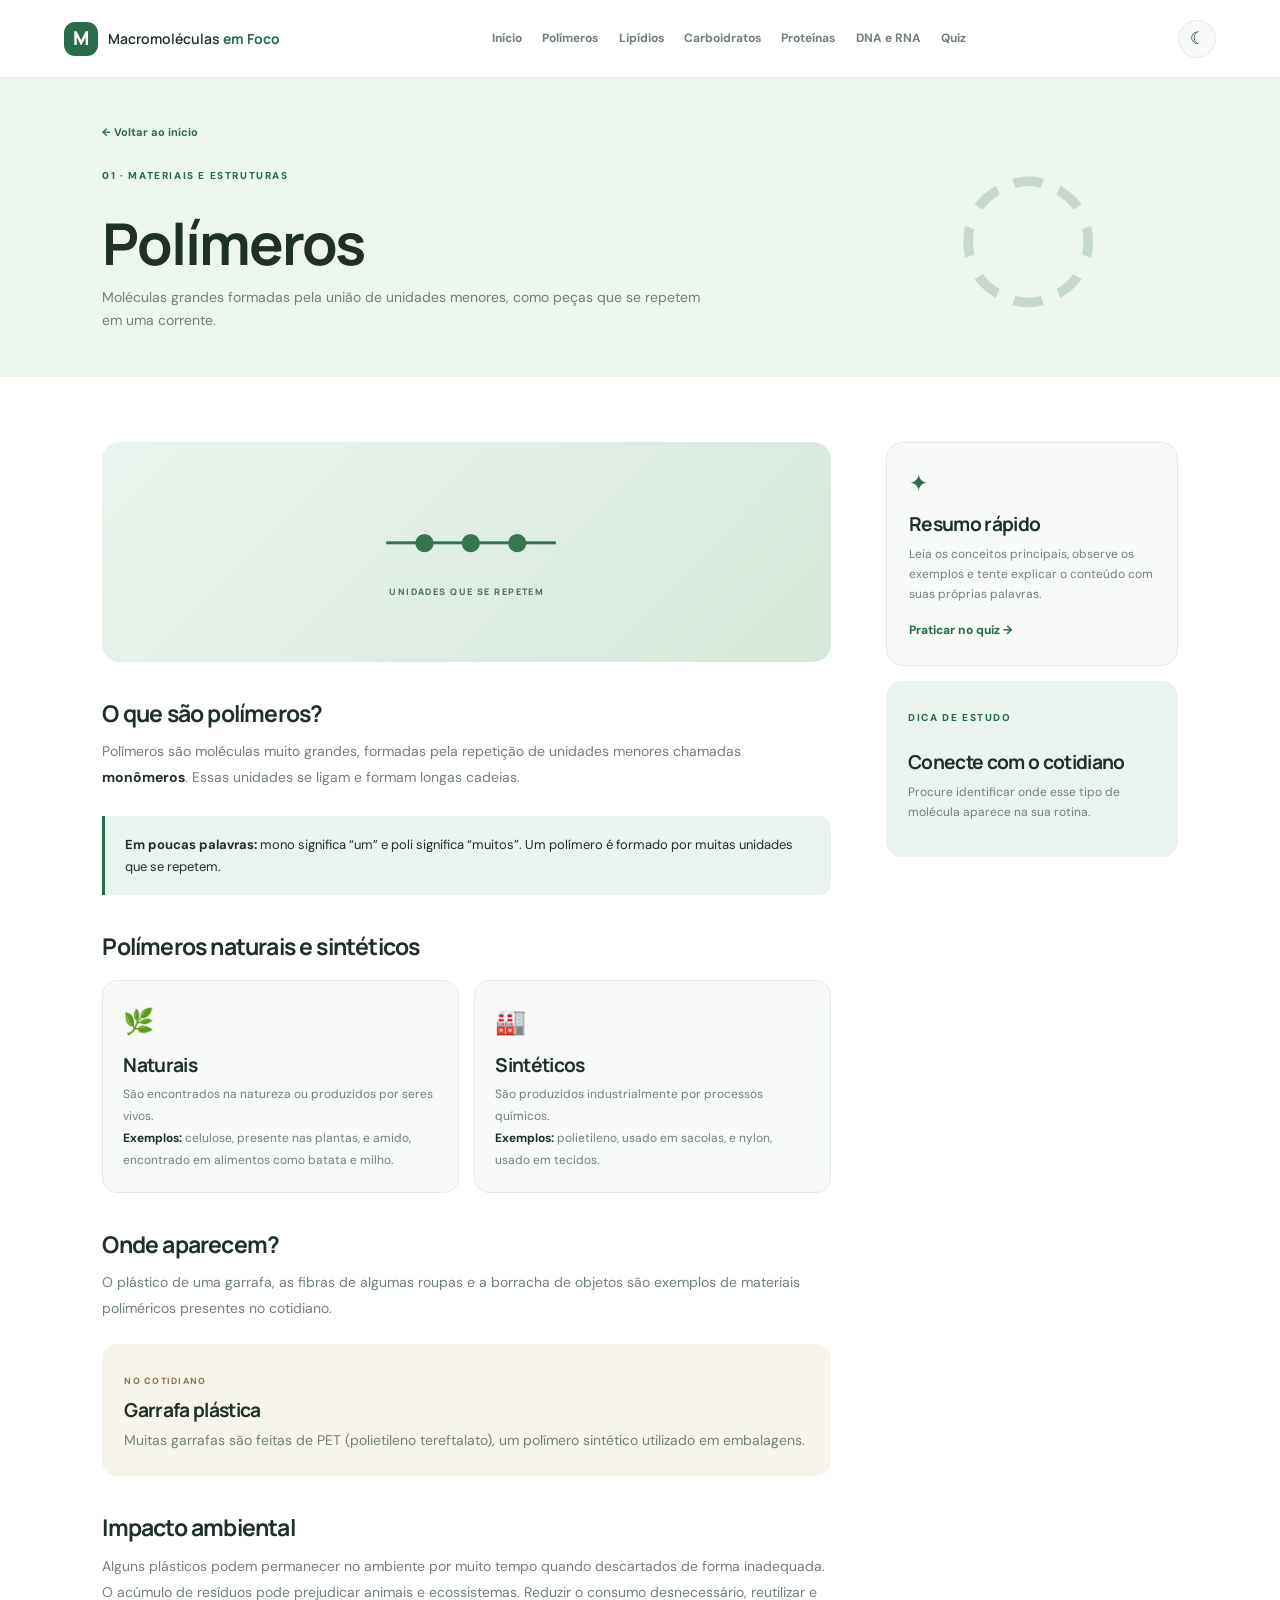
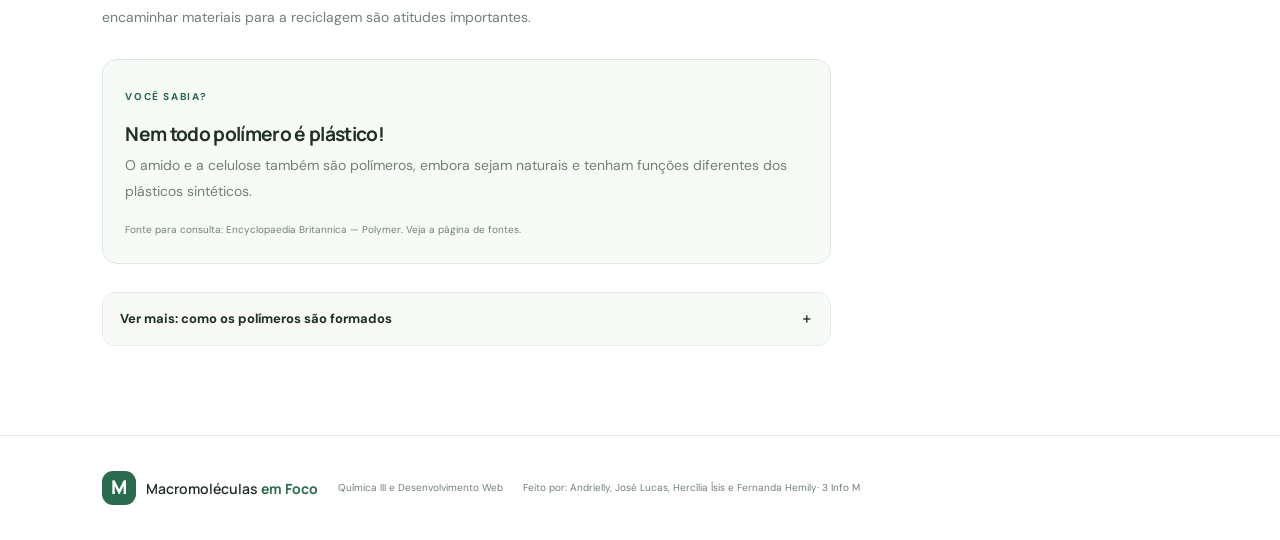
<file: polimeros.html>
<!DOCTYPE html>
<html lang="pt-BR"><head><meta charset="UTF-8"><meta name="viewport" content="width=device-width, initial-scale=1.0"><meta name="description" content="Polímeros: guia de estudos de macromoléculas."><title>Polímeros | Macromoléculas em Foco</title><link rel="stylesheet" href="css/style.css"><script src="js/script.js" defer></script></head>
<body><header class="site-header">
    <a class="logo" href="index.html"><span class="logo-mark">M</span><span>Macromoléculas <b>em Foco</b></span></a>
    <button class="menu-toggle" aria-label="Abrir menu" aria-expanded="false">☰</button>
    <nav class="main-nav">
      <a href="index.html">Início</a>
      <a href="polimeros.html">Polímeros</a>
      <a href="lipidios.html">Lipídios</a>
      <a href="carboidratos.html">Carboidratos</a>
      <a href="proteinas.html">Proteínas</a>
      <a href="acidos-nucleicos.html">DNA e RNA</a>
      <a href="quiz.html">Quiz</a>
    </nav>
    <button class="theme-toggle" aria-label="Alternar tema" title="Alternar tema">☾</button>
  </header>
  <main>
<section class="page-hero theme-poly">
  <div class="page-hero-inner">
    <a class="back-link" href="index.html">← Voltar ao início</a><span class="eyebrow">01 · MATERIAIS E ESTRUTURAS</span>
    <h1>Polímeros</h1>
     <p>Moléculas grandes formadas pela união de unidades menores, como peças que se repetem em uma corrente.</p>
    </div>
    <div class="page-symbol" aria-hidden="true">◌
    </div>
  </section>
<div class="article-layout">
  <article class="article-content">
<div class="article-image art-polymer"><span class="chain">—●—●—●—</span><small>UNIDADES QUE SE REPETEM</small></div>
<h2>O que são polímeros?</h2>
<p>Polímeros são moléculas muito grandes, formadas pela repetição de unidades menores chamadas <strong>monômeros</strong>. Essas unidades se ligam e formam longas cadeias.</p>
<div class="info-callout">
  <b>Em poucas palavras:</b> mono significa “um” e poli significa “muitos”. Um polímero é formado por muitas unidades que se repetem.</div>
<h2>Polímeros naturais e sintéticos</h2>
<div class="two-columns"><div class="mini-card"><span class="mini-icon">🌿</span>
  <h3>Naturais</h3>
  <p>São encontrados na natureza ou produzidos por seres vivos.</p><p><strong>Exemplos:</strong> celulose, presente nas plantas, e amido, encontrado em alimentos como batata e milho.</p></div><div class="mini-card"><span class="mini-icon">🏭</span><h3>Sintéticos</h3><p>São produzidos industrialmente por processos químicos.</p><p><strong>Exemplos:</strong> polietileno, usado em sacolas, e nylon, usado em tecidos.</p></div></div>
<h2>Onde aparecem?</h2>
<p>O plástico de uma garrafa, as fibras de algumas roupas e a borracha de objetos são exemplos de materiais poliméricos presentes no cotidiano.</p>
<div class="example-box"><span>NO COTIDIANO</span>
  <h3>Garrafa plástica</h3>
  <p>Muitas garrafas são feitas de PET (polietileno tereftalato), um polímero sintético utilizado em embalagens.</p></div>
<h2>Impacto ambiental</h2>
<p>Alguns plásticos podem permanecer no ambiente por muito tempo quando descartados de forma inadequada. O acúmulo de resíduos pode prejudicar animais e ecossistemas. Reduzir o consumo desnecessário, reutilizar e encaminhar materiais para a reciclagem são atitudes importantes.</p>
<section class="did-you-know"><span class="eyebrow">VOCÊ SABIA?</span>
  <h3>Nem todo polímero é plástico!</h3>
  <p>O amido e a celulose também são polímeros, embora sejam naturais e tenham funções diferentes dos plásticos sintéticos.</p><small>Fonte para consulta: Encyclopaedia Britannica — Polymer. Veja a página de fontes.</small></section>
<div class="expand-box"><button class="expand-btn" aria-expanded="false">Ver mais: como os polímeros são formados <span>＋</span></button><div class="expand-content" hidden><p>Em muitos casos, os monômeros se unem por reações de polimerização. O tipo de monômero e a maneira como as unidades se organizam influenciam propriedades como flexibilidade, resistência e elasticidade do material.</p></div></div>
</article><aside class="article-aside"><div class="aside-card"><span class="aside-icon">✦</span><h3>Resumo rápido</h3><p>Leia os conceitos principais, observe os exemplos e tente explicar o conteúdo com suas próprias palavras.</p>
  <a href="quiz.html" class="text-link">Praticar no quiz →</a></div><div class="aside-card green-aside"><span class="eyebrow">DICA DE ESTUDO</span><h3>Conecte com o cotidiano</h3><p>Procure identificar onde esse tipo de molécula aparece na sua rotina.</p></div></aside></div>

</main><footer class="site-footer"><a class="logo" href="index.html"><span class="logo-mark">M</span><span>Macromoléculas <b>em Foco</b></span></a><p>Química III e Desenvolvimento Web</p><p class="student-line">Feito por: Andrielly, José Lucas, Hercília Ísis  e Fernanda Hemily· 3 Info M</p></footer></body></html>
</file>
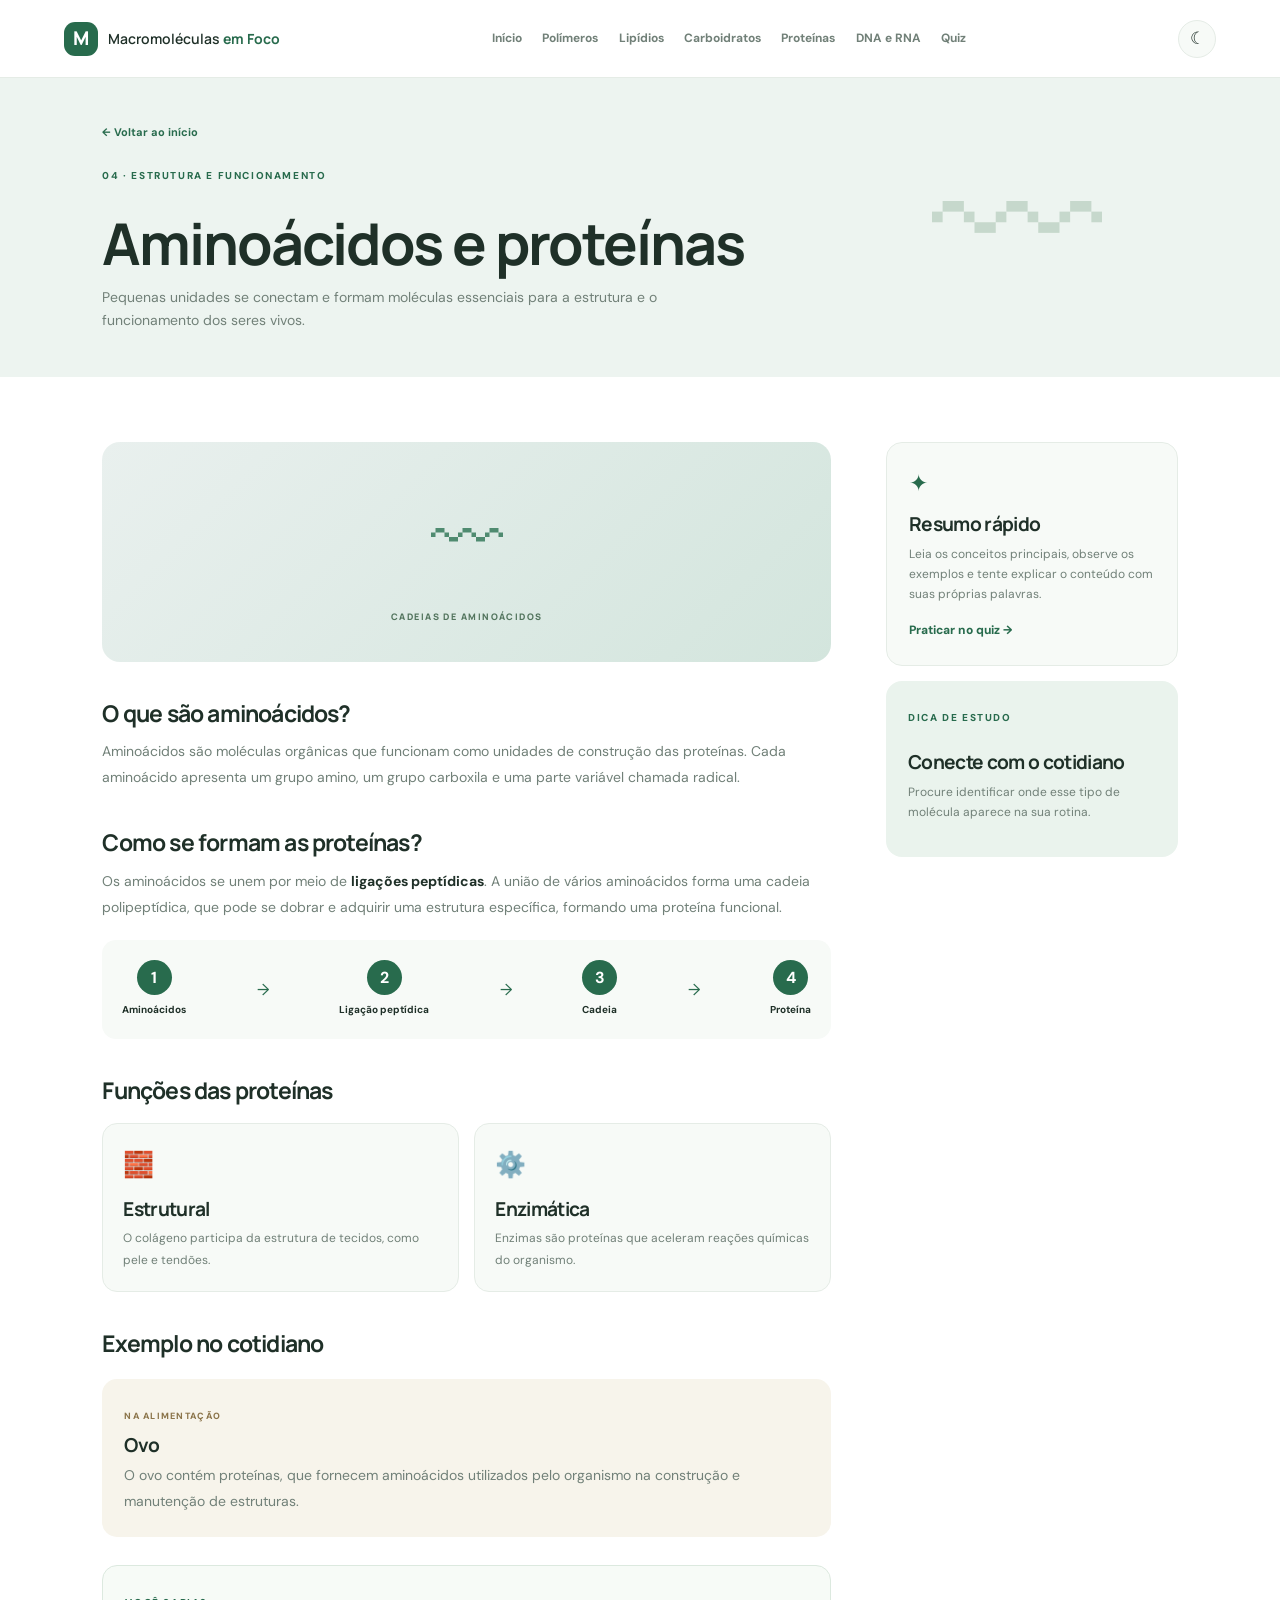
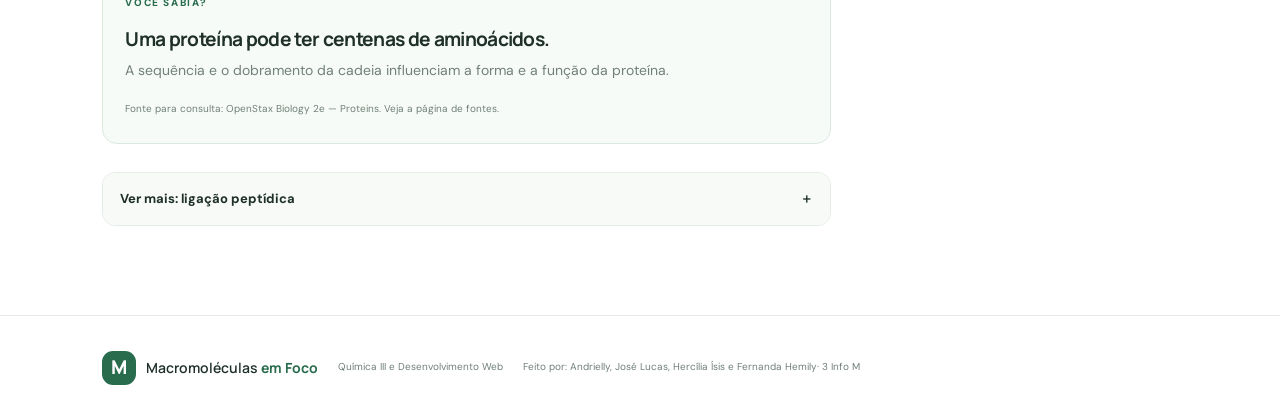
<file: proteinas.html>
<!DOCTYPE html>
<html lang="pt-BR"><head><meta charset="UTF-8"><meta name="viewport" content="width=device-width, initial-scale=1.0"><meta name="description" content="Aminoácidos e proteínas: guia de estudos de macromoléculas."><title>Aminoácidos e proteínas | Macromoléculas em Foco</title><link rel="stylesheet" href="css/style.css"><script src="js/script.js" defer></script></head>
<body><header class="site-header">
    <a class="logo" href="index.html"><span class="logo-mark">M</span><span>Macromoléculas <b>em Foco</b></span></a>
    <button class="menu-toggle" aria-label="Abrir menu" aria-expanded="false">☰</button>
    <nav class="main-nav">
      <a href="index.html">Início</a><a href="polimeros.html">Polímeros</a><a href="lipidios.html">Lipídios</a><a href="carboidratos.html">Carboidratos</a><a href="proteinas.html">Proteínas</a><a href="acidos-nucleicos.html">DNA e RNA</a><a href="quiz.html">Quiz</a>
    </nav><button class="theme-toggle" aria-label="Alternar tema" title="Alternar tema">☾</button>
  </header><main>
<section class="page-hero theme-protein"><div class="page-hero-inner"><a class="back-link" href="index.html">← Voltar ao início</a><span class="eyebrow">04 · ESTRUTURA E FUNCIONAMENTO</span><h1>Aminoácidos e proteínas</h1><p>Pequenas unidades se conectam e formam moléculas essenciais para a estrutura e o funcionamento dos seres vivos.</p></div><div class="page-symbol" aria-hidden="true">〰</div></section>
<div class="article-layout"><article class="article-content">
<div class="article-image art-protein"><span class="protein-line">〰</span><small>CADEIAS DE AMINOÁCIDOS</small></div>
<h2>O que são aminoácidos?</h2><p>Aminoácidos são moléculas orgânicas que funcionam como unidades de construção das proteínas. Cada aminoácido apresenta um grupo amino, um grupo carboxila e uma parte variável chamada radical.</p>
<h2>Como se formam as proteínas?</h2><p>Os aminoácidos se unem por meio de <strong>ligações peptídicas</strong>. A união de vários aminoácidos forma uma cadeia polipeptídica, que pode se dobrar e adquirir uma estrutura específica, formando uma proteína funcional.</p>
<div class="process-row"><div><b>1</b><span>Aminoácidos</span></div><i>→</i><div><b>2</b><span>Ligação peptídica</span></div><i>→</i><div><b>3</b><span>Cadeia</span></div><i>→</i><div><b>4</b><span>Proteína</span></div></div>
<h2>Funções das proteínas</h2><div class="two-columns"><div class="mini-card"><span class="mini-icon">🧱</span><h3>Estrutural</h3><p>O colágeno participa da estrutura de tecidos, como pele e tendões.</p></div><div class="mini-card"><span class="mini-icon">⚙️</span><h3>Enzimática</h3><p>Enzimas são proteínas que aceleram reações químicas do organismo.</p></div></div>
<h2>Exemplo no cotidiano</h2><div class="example-box"><span>NA ALIMENTAÇÃO</span><h3>Ovo</h3><p>O ovo contém proteínas, que fornecem aminoácidos utilizados pelo organismo na construção e manutenção de estruturas.</p></div>
<section class="did-you-know"><span class="eyebrow">VOCÊ SABIA?</span><h3>Uma proteína pode ter centenas de aminoácidos.</h3><p>A sequência e o dobramento da cadeia influenciam a forma e a função da proteína.</p><small>Fonte para consulta: OpenStax Biology 2e — Proteins. Veja a página de fontes.</small></section>
<div class="expand-box"><button class="expand-btn" aria-expanded="false">Ver mais: ligação peptídica <span>＋</span></button><div class="expand-content" hidden><p>A ligação peptídica é uma ligação covalente que ocorre entre o grupo carboxila de um aminoácido e o grupo amino de outro. Durante a união, há liberação de uma molécula de água. A repetição desse processo forma a cadeia polipeptídica.</p></div></div>
</article><aside class="article-aside"><div class="aside-card"><span class="aside-icon">✦</span><h3>Resumo rápido</h3><p>Leia os conceitos principais, observe os exemplos e tente explicar o conteúdo com suas próprias palavras.</p><a href="quiz.html" class="text-link">Praticar no quiz →</a></div><div class="aside-card green-aside"><span class="eyebrow">DICA DE ESTUDO</span><h3>Conecte com o cotidiano</h3><p>Procure identificar onde esse tipo de molécula aparece na sua rotina.</p></div></aside></div>

</main><footer class="site-footer"><a class="logo" href="index.html"><span class="logo-mark">M</span><span>Macromoléculas <b>em Foco</b></span></a><p>Química III e Desenvolvimento Web</p><p class="student-line">Feito por: Andrielly, José Lucas, Hercília Ísis  e Fernanda Hemily· 3 Info M</p></footer></body></html>
</file>
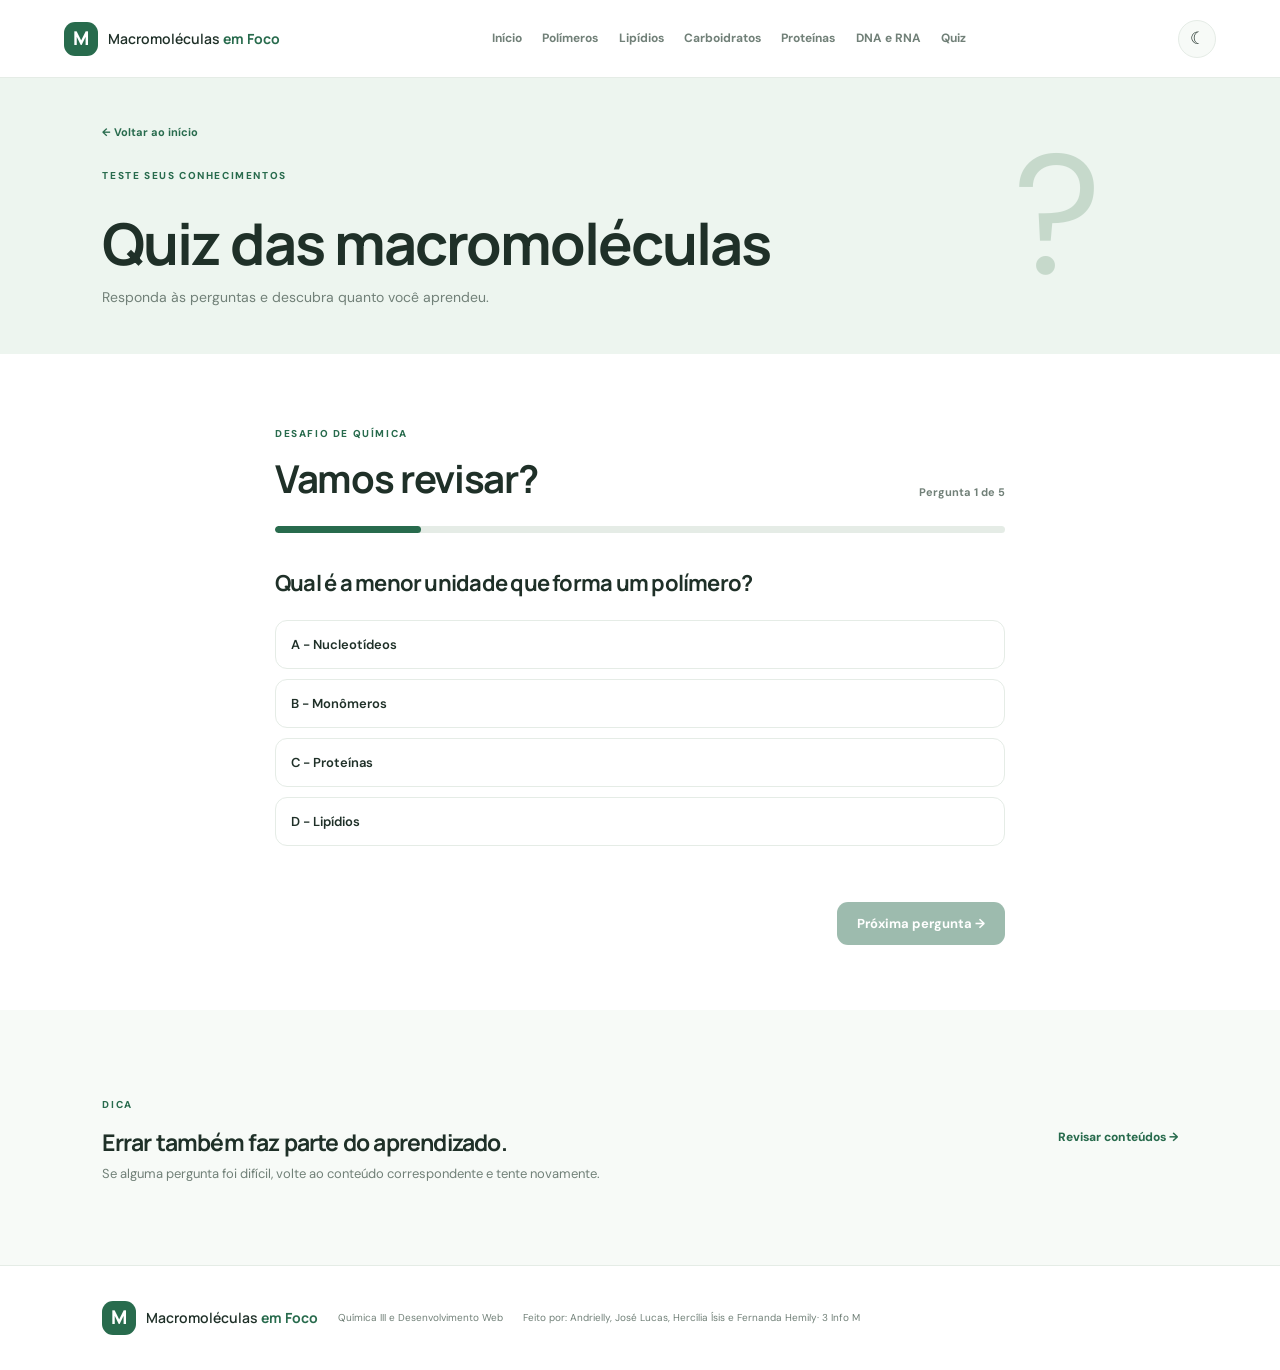
<file: quiz.html>
<!DOCTYPE html>
<html lang="pt-BR"><head><meta charset="UTF-8"><meta name="viewport" content="width=device-width, initial-scale=1.0"><title>Quiz | Macromoléculas em Foco</title><link rel="stylesheet" href="css/style.css"><script src="js/script.js" defer></script></head>
<body><header class="site-header">
    <a class="logo" href="index.html"><span class="logo-mark">M</span><span>Macromoléculas <b>em Foco</b></span></a>
    <button class="menu-toggle" aria-label="Abrir menu" aria-expanded="false">☰</button>
    <nav class="main-nav">
      <a href="index.html">Início</a><a href="polimeros.html">Polímeros</a><a href="lipidios.html">Lipídios</a><a href="carboidratos.html">Carboidratos</a><a href="proteinas.html">Proteínas</a><a href="acidos-nucleicos.html">DNA e RNA</a><a href="quiz.html">Quiz</a>
    </nav><button class="theme-toggle" aria-label="Alternar tema" title="Alternar tema">☾</button>
  </header>
<main><section class="page-hero theme-quiz"><div class="page-hero-inner"><a class="back-link" href="index.html">← Voltar ao início</a><span class="eyebrow">TESTE SEUS CONHECIMENTOS</span><h1>Quiz das macromoléculas</h1><p>Responda às perguntas e descubra quanto você aprendeu.</p></div><div class="page-symbol">?</div></section>
<section class="quiz-wrap"><div class="quiz-top"><div><span class="eyebrow">DESAFIO DE QUÍMICA</span><h2>Vamos revisar?</h2></div><span class="quiz-count" id="quizCount">Pergunta 1 de 5</span></div><div class="progress-track"><div class="progress-fill" id="progressFill"></div></div>
<div id="quizArea"><h3 class="question" id="questionText">Carregando pergunta...</h3><div class="answers" id="answerList"></div><p class="quiz-feedback" id="quizFeedback" aria-live="polite"></p><div class="quiz-actions"><button class="btn btn-primary" id="nextQuestion" disabled>Próxima pergunta →</button></div></div>
<div class="quiz-result" id="quizResult" hidden><span class="result-icon">✦</span><span class="eyebrow">RESULTADO FINAL</span><h2 id="resultTitle">Muito bem!</h2><p id="resultText"></p><div class="score-circle"><strong id="scoreValue">0/5</strong><span>acertos</span></div><button class="btn btn-primary" id="restartQuiz">Refazer quiz ↻</button></div></section>
<section class="section study-tip"><div><span class="eyebrow">DICA</span><h2>Errar também faz parte do aprendizado.</h2><p>Se alguma pergunta foi difícil, volte ao conteúdo correspondente e tente novamente.</p></div><a href="index.html#conteudos" class="text-link">Revisar conteúdos →</a></section>

</main><footer class="site-footer"><a class="logo" href="index.html"><span class="logo-mark">M</span><span>Macromoléculas <b>em Foco</b></span></a><p>Química III e Desenvolvimento Web</p><p class="student-line">Feito por: Andrielly, José Lucas, Hercília Ísis  e Fernanda Hemily· 3 Info M</p></footer></body></html>
</file>
<file: css/style.css>
@import url('https://fonts.googleapis.com/css2?family=DM+Sans:wght@400;500;600;700&family=Manrope:wght@400;500;600;700;800&display=swap');
:root{--green:#286b4d;--green-dark:#194b37;--green-soft:#eaf3ed;--mint:#d9eadf;--ink:#1f3028;--muted:#718078;--paper:#fff;--surface:#f7faf7;--line:#e5ece6;--shadow:0 14px 38px rgba(32,74,52,.09);--radius:20px}
*{box-sizing:border-box}html{scroll-behavior:smooth}body{margin:0;background:var(--paper);color:var(--ink);font-family:'DM Sans',sans-serif;line-height:1.65;transition:background .25s,color .25s}h1,h2,h3{font-family:Manrope,sans-serif;line-height:1.15;letter-spacing:-.035em;margin-top:0}h1{font-size:clamp(2.5rem,5vw,4.6rem)}h2{font-size:clamp(1.8rem,3vw,2.5rem)}h3{font-size:1.2rem}p{color:var(--muted);margin-top:0}a{color:inherit;text-decoration:none}.site-header{height:78px;padding:0 max(5vw,24px);display:flex;align-items:center;justify-content:space-between;gap:24px;border-bottom:1px solid var(--line);background:var(--paper);position:sticky;top:0;z-index:20}.logo{display:flex;align-items:center;gap:10px;font-family:Manrope,sans-serif;font-size:14px;font-weight:600;white-space:nowrap}.logo b{color:var(--green)}.logo-mark{width:34px;height:34px;border-radius:11px;background:var(--green);color:#fff;display:grid;place-items:center;font-weight:800;font-size:19px}.main-nav{display:flex;align-items:center;gap:clamp(10px,1.6vw,23px)}.main-nav a{font-size:12px;color:var(--muted);font-weight:700;transition:color .2s}.main-nav a:hover,.main-nav a.active{color:var(--green)}.theme-toggle,.menu-toggle{border:1px solid var(--line);background:var(--surface);color:var(--ink);border-radius:50%;width:38px;height:38px;cursor:pointer;font-size:17px;flex-shrink:0}.menu-toggle{display:none;border-radius:10px}.hero{padding:75px max(8vw,28px);display:grid;grid-template-columns:1.05fr .95fr;align-items:center;gap:50px;overflow:hidden}.home-hero{background:linear-gradient(115deg,#f5faf6 0%,#fff 58%,#eaf4ed 100%);min-height:520px}.eyebrow{font-size:10px;letter-spacing:.16em;color:var(--green);font-weight:800;display:inline-block;margin-bottom:15px}.hero h1{max-width:670px;margin-bottom:20px}.hero h1 em{color:var(--green);font-style:normal}.hero-copy>p{font-size:16px;max-width:520px;line-height:1.8}.hero-actions{display:flex;gap:12px;flex-wrap:wrap;margin-top:28px}.btn{display:inline-flex;align-items:center;justify-content:center;gap:12px;border:0;border-radius:11px;padding:13px 20px;font:700 13px 'DM Sans';cursor:pointer;transition:transform .2s,box-shadow .2s,background .2s}.btn:hover{transform:translateY(-3px);box-shadow:0 9px 20px rgba(30,80,53,.14)}.btn-primary{background:var(--green);color:white}.btn-light{background:white;color:var(--green);border:1px solid var(--line)}.btn-white{background:#fff;color:var(--green-dark)}.hero-note{font-size:11px;color:var(--muted);margin-top:28px}.note-dot{display:inline-block;width:7px;height:7px;border-radius:50%;background:#76a985;margin-right:7px}.hero-art{height:350px;position:relative;display:grid;place-items:center;animation:float 5s ease-in-out infinite}.orbit{position:absolute;border:1px solid #b7d1bf;border-radius:50%;transform:rotate(-28deg)}.orbit-one{width:330px;height:180px}.orbit-two{width:250px;height:310px;transform:rotate(58deg)}.atom{position:absolute;width:65px;height:65px;border-radius:22px;display:grid;place-items:center;color:white;font:800 23px Manrope;box-shadow:0 12px 30px #204d3430}.atom-a{background:#286b4d;top:35px;left:42%}.atom-b{background:#9bbca4;top:43%;left:12%}.atom-c{background:#c9a879;top:70%;left:43%}.atom-d{background:#5d8c6b;top:42%;right:11%}.atom-e{background:#d6e6da;color:#286b4d;top:13%;right:19%}.atom-f{background:#e7d8bf;color:#66553c;bottom:12%;right:19%}.art-caption{position:absolute;bottom:2px;right:5%;font:800 9px Manrope;letter-spacing:.16em;color:#76947e;text-align:right}.intro-strip{padding:26px max(8vw,28px);display:flex;align-items:center;gap:50px;background:#214f3a;color:white}.intro-strip>div{display:flex;align-items:center;gap:15px;min-width:220px}.big-number{font:800 48px Manrope;color:#c4dfcb}.intro-strip p{color:#e0ebe3;margin:0;font-size:13px}.section{padding:80px max(8vw,28px)}.section-heading{display:flex;justify-content:space-between;align-items:end;gap:20px;margin-bottom:28px}.section-heading h2{margin-bottom:8px}.section-heading p{margin:0}.search-panel{background:var(--surface);padding:23px;border:1px solid var(--line);border-radius:17px;margin-bottom:25px}.search-panel label{display:block;font-size:12px;font-weight:700;margin-bottom:9px}.search-box{height:46px;border:1px solid var(--line);border-radius:10px;background:var(--paper);display:flex;align-items:center;padding:0 12px;gap:10px}.search-box span{font-size:23px;color:var(--green)}.search-box input{border:0;outline:0;background:transparent;color:var(--ink);width:100%;font:13px 'DM Sans'}.search-box button{border:0;background:none;color:var(--muted);font-size:20px;cursor:pointer}.filter-row{display:flex;gap:8px;flex-wrap:wrap;margin-top:15px}.filter-btn{border:1px solid var(--line);background:var(--paper);color:var(--muted);padding:7px 13px;border-radius:30px;font:600 11px 'DM Sans';cursor:pointer;transition:.2s}.filter-btn:hover,.filter-btn.selected{background:var(--green);border-color:var(--green);color:white}.search-status{font-size:11px;margin:10px 0 0}.content-grid{display:grid;grid-template-columns:repeat(3,1fr);gap:20px}.topic-card{border:1px solid var(--line);border-radius:17px;overflow:hidden;background:var(--paper);box-shadow:0 5px 18px rgba(35,70,48,.035);transition:transform .25s,box-shadow .25s}.topic-card:hover{transform:translateY(-6px);box-shadow:var(--shadow)}.card-art,.article-image{height:155px;display:flex;align-items:center;justify-content:center;flex-direction:column;position:relative;overflow:hidden}.card-art small,.article-image small{font:800 9px Manrope;letter-spacing:.16em;color:#52745d;margin-top:10px}.art-polymer{background:linear-gradient(135deg,#eaf3ed,#d6e8da)}.art-lipid{background:linear-gradient(135deg,#f5f0e4,#e9dfc8)}.art-carb{background:linear-gradient(135deg,#edf4e9,#d9e7ce)}.art-protein{background:linear-gradient(135deg,#e9f0ee,#d3e5dd)}.art-dna{background:linear-gradient(135deg,#e8eff0,#d3e4e3)}.chain{font-size:42px;color:#377451;letter-spacing:-8px}.lipid-drop{font-size:62px;color:#b18b50}.hexagon{font-size:65px;color:#729a5e}.protein-line{font-size:72px;color:#4f8b70}.dna-symbol{font-size:72px;color:#4f7c78}.card-body{padding:20px}.card-tag{font-size:9px;color:var(--green);font-weight:800;letter-spacing:.12em}.card-body h3{margin:8px 0}.card-body p{font-size:12px;line-height:1.7;min-height:62px}.text-link{font-size:12px;color:var(--green);font-weight:800;display:inline-flex;gap:10px;align-items:center}.text-link span{transition:transform .2s}.text-link:hover span{transform:translateX(4px)}.empty-state{padding:30px;text-align:center;color:var(--muted);background:var(--surface);border-radius:14px}.carousel-section{background:var(--surface)}.carousel-controls{display:flex;gap:8px}.carousel-controls button{width:39px;height:39px;border-radius:50%;border:1px solid var(--line);background:var(--paper);color:var(--green);font-size:18px;cursor:pointer;transition:.2s}.carousel-controls button:hover{background:var(--green);color:white}.carousel-window{overflow:hidden}.carousel-track{display:flex;gap:15px;transition:transform .4s ease}.carousel-item{min-width:calc(50% - 8px);display:flex;align-items:center;gap:18px;background:var(--paper);border:1px solid var(--line);border-radius:15px;padding:22px}.carousel-icon{width:54px;height:54px;border-radius:15px;background:var(--green-soft);display:grid;place-items:center;font-size:27px;flex-shrink:0}.carousel-item b{font:700 14px Manrope}.carousel-item p{font-size:11px;margin:5px 0 0}.carousel-dots{display:flex;gap:7px;justify-content:center;margin-top:20px}.dot{width:7px;height:7px;border:0;border-radius:10px;background:#cbd8ce;padding:0;cursor:pointer}.dot.active{width:22px;background:var(--green)}.quiz-banner{margin:0 max(8vw,28px) 80px;background:#286b4d;border-radius:22px;padding:42px 48px;color:#fff;display:flex;align-items:center;justify-content:space-between;gap:25px}.quiz-banner .eyebrow{color:#c7e0ce}.quiz-banner h2{margin-bottom:8px}.quiz-banner p{color:#e0eee4;margin:0}.site-footer{padding:35px max(8vw,28px);border-top:1px solid var(--line);display:flex;align-items:center;gap:20px;flex-wrap:wrap}.site-footer p{font-size:10px;margin:0}.student-line{margin-left:auto}.footer-link{font-size:11px;color:var(--green);font-weight:700}
.page-hero{padding:45px max(8vw,28px);min-height:250px;display:flex;align-items:center;justify-content:space-between;overflow:hidden;position:relative}.page-hero-inner{max-width:720px;position:relative;z-index:1}.page-hero h1{font-size:clamp(2.4rem,4.5vw,3.7rem);margin:10px 0}.page-hero p{max-width:620px;margin:0;font-size:14px}.back-link{font-size:11px;color:var(--green);font-weight:700;display:block;margin-bottom:20px}.page-symbol{font-size:170px;line-height:1;color:#7fa68a;opacity:.35;margin-right:7%;animation:float 6s ease-in-out infinite}.theme-poly{background:#edf5ef}.theme-lipid{background:#f6f1e6}.theme-carb{background:#f0f5eb}.theme-protein{background:#edf4f0}.theme-dna{background:#edf3f3}.theme-quiz{background:#edf5ef}.article-layout{padding:65px max(8vw,28px);display:grid;grid-template-columns:minmax(0,2fr) minmax(220px,.8fr);gap:55px;align-items:start}.article-content{max-width:790px}.article-content h2{font-size:23px;margin:38px 0 13px}.article-content p{font-size:14px;line-height:1.85}.article-content strong{color:var(--ink)}.article-image{height:220px;border-radius:18px;margin-bottom:30px}.info-callout{padding:18px 20px;background:var(--green-soft);border-left:3px solid var(--green);border-radius:0 12px 12px 0;color:var(--ink);font-size:13px;margin:25px 0}.two-columns{display:grid;grid-template-columns:1fr 1fr;gap:15px;margin:20px 0}.mini-card{border:1px solid var(--line);border-radius:15px;padding:20px;background:var(--surface)}.mini-icon{font-size:25px}.mini-card h3{margin:12px 0 7px}.mini-card p{font-size:12px;margin:0}.example-box{background:#f7f4eb;padding:22px;border-radius:15px;margin:22px 0}.example-box>span{font-size:9px;font-weight:800;letter-spacing:.14em;color:#8b744a}.example-box h3{margin:7px 0}.example-box p{margin:0}.did-you-know{padding:22px;border:1px solid #dce9df;background:#f7fbf7;border-radius:15px;margin:28px 0}.did-you-know h3{margin:2px 0 8px}.did-you-know p{margin-bottom:10px}.did-you-know small{font-size:10px;color:var(--muted)}.article-aside{position:sticky;top:105px}.aside-card{border:1px solid var(--line);border-radius:16px;padding:22px;margin-bottom:15px;background:var(--surface)}.aside-card h3{margin:10px 0}.aside-card p{font-size:12px}.aside-icon{font-size:23px;color:var(--green)}.green-aside{background:#eaf3ed;border:0}.expand-box{border:1px solid var(--line);border-radius:13px;overflow:hidden;margin:24px 0}.expand-btn{width:100%;display:flex;justify-content:space-between;padding:17px;background:var(--surface);border:0;color:var(--ink);font:700 13px 'DM Sans';cursor:pointer;text-align:left}.expand-content{padding:18px}.expand-content p{margin:0}.check-list{padding-left:20px;color:var(--muted);font-size:13px;line-height:2}.modal-overlay{position:fixed;inset:0;background:#10251ccc;display:grid;place-items:center;padding:20px;z-index:50}.modal-card{background:var(--paper);color:var(--ink);max-width:450px;width:100%;padding:32px;border-radius:20px;position:relative;box-shadow:0 25px 80px #0003}.modal-card p{font-size:13px}.modal-close{position:absolute;right:15px;top:12px;border:0;background:transparent;font-size:25px;color:var(--muted);cursor:pointer}.tabs{display:flex;gap:7px;flex-wrap:wrap;margin:22px 0 0}.tab-btn{border:1px solid var(--line);border-radius:9px;padding:10px 13px;background:var(--surface);font:700 11px 'DM Sans';color:var(--muted);cursor:pointer}.tab-btn.active{background:var(--green);border-color:var(--green);color:#fff}.tab-panel{padding:22px;border:1px solid var(--line);border-radius:0 12px 12px 12px;background:var(--surface)}.tab-panel h3{margin-bottom:8px}.tab-panel p{margin:0}.process-row{display:flex;align-items:center;justify-content:space-between;gap:8px;padding:20px;background:var(--surface);border-radius:14px;margin:20px 0}.process-row div{display:flex;flex-direction:column;align-items:center;gap:7px;text-align:center}.process-row b{width:35px;height:35px;background:var(--green);color:#fff;border-radius:50%;display:grid;place-items:center}.process-row span{font-size:10px;font-weight:700}.process-row i{color:var(--green);font-style:normal}.comparison-table{border:1px solid var(--line);border-radius:13px;overflow:hidden;margin:20px 0}.comparison-table>div{display:grid;grid-template-columns:1fr 1fr 1fr;gap:12px;padding:14px;border-bottom:1px solid var(--line);font-size:11px;align-items:center}.comparison-table>div:last-child{border:0}.comparison-table>div:nth-child(odd){background:var(--surface)}.comparison-table b{font-weight:600;color:var(--ink)}.compare-head{background:var(--green)!important;color:#fff;font-weight:800}.compare-head b{color:#fff}.quiz-wrap{max-width:780px;margin:65px auto;padding:0 25px}.quiz-top{display:flex;justify-content:space-between;align-items:end}.quiz-top h2{margin:0}.quiz-count{font-size:11px;color:var(--muted);font-weight:700}.progress-track{height:7px;background:var(--line);border-radius:10px;margin:24px 0 35px;overflow:hidden}.progress-fill{height:100%;width:20%;background:var(--green);border-radius:10px;transition:width .3s}.question{font-size:22px;line-height:1.4;margin-bottom:22px}.answers{display:grid;gap:10px}.answer-option{display:flex;align-items:center;gap:12px;text-align:left;border:1px solid var(--line);border-radius:12px;background:var(--paper);padding:15px;color:var(--ink);font:600 13px 'DM Sans';cursor:pointer;transition:.2s}.answer-option:hover{border-color:#91b69b;background:var(--surface)}.answer-option .letter{width:27px;height:27px;border-radius:8px;background:var(--green-soft);color:var(--green);display:grid;place-items:center;font-size:11px}.answer-option.correct{border-color:#5c9d70;background:#edf7ef}.answer-option.wrong{border-color:#d68d82;background:#fff2ef}.quiz-feedback{min-height:26px;margin:15px 0;font-size:12px;font-weight:700}.quiz-actions{text-align:right}.quiz-actions button:disabled{opacity:.45;cursor:not-allowed;transform:none;box-shadow:none}.quiz-result{text-align:center;padding:25px 0}.result-icon{font-size:38px;color:var(--green);display:block}.quiz-result h2{margin:10px 0}.score-circle{width:120px;height:120px;border:8px solid var(--green-soft);border-top-color:var(--green);border-radius:50%;margin:25px auto;display:flex;flex-direction:column;align-items:center;justify-content:center}.score-circle strong{font:800 25px Manrope}.score-circle span{font-size:10px;color:var(--muted)}.study-tip{background:var(--surface);display:flex;align-items:center;justify-content:space-between;gap:20px}.study-tip h2{font-size:23px;margin-bottom:8px}.study-tip p{margin:0;font-size:13px}.sources-section{max-width:1000px;margin:auto}.source-list{padding:0;list-style:none}.source-list li{padding:18px 0;border-bottom:1px solid var(--line);font-size:13px;color:var(--muted)}.source-list a{display:block;color:var(--green);font-weight:700;margin-top:5px}.source-list b{color:var(--ink)}
body.dark{--ink:#e6eee8;--muted:#aab9af;--paper:#14231b;--surface:#1b2d22;--line:#304638;--green-soft:#263d2e;--mint:#294533;--shadow:0 14px 38px rgba(0,0,0,.22)}body.dark .site-header{background:var(--paper)}body.dark .home-hero{background:linear-gradient(115deg,#1b3023,#14231b 60%,#213b2a)}body.dark .intro-strip{background:#102016}body.dark .page-hero{filter:brightness(.78)}body.dark .example-box{background:#2c3025}body.dark .did-you-know{background:#1b3023;border-color:#304638}body.dark .green-aside{background:#263d2e}body.dark .btn-light{background:#1b2d22;color:#dcebe0}body.dark .search-box{background:#14231b}body.dark .answer-option{background:#1b2d22}body.dark .answer-option.correct{background:#203d2a}body.dark .answer-option.wrong{background:#422b27}body.dark .compare-head{background:var(--green)!important}body.dark .art-polymer,body.dark .art-lipid,body.dark .art-carb,body.dark .art-protein,body.dark .art-dna{filter:brightness(.78)}
@keyframes float{0%,100%{transform:translateY(0)}50%{transform:translateY(-12px)}}@keyframes fade-up{from{opacity:0;transform:translateY(15px)}to{opacity:1;transform:translateY(0)}}.hero-copy{animation:fade-up .7s ease both}.topic-card{animation:fade-up .6s ease both}.page-symbol{animation:float 6s ease-in-out infinite}
@media(max-width:1050px){.main-nav{gap:10px}.main-nav a{font-size:10px}.site-header{padding:0 22px}.content-grid{grid-template-columns:repeat(2,1fr)}}
@media(max-width:760px){.site-header{height:68px}.menu-toggle{display:block;margin-left:auto}.theme-toggle{width:35px;height:35px}.main-nav{display:none;position:absolute;top:67px;left:0;right:0;background:var(--paper);padding:18px 25px 22px;border-bottom:1px solid var(--line);box-shadow:var(--shadow);flex-direction:column;align-items:stretch;gap:0}.main-nav.open{display:flex}.main-nav a{font-size:13px;padding:10px 0;border-bottom:1px solid var(--line)}.hero{grid-template-columns:1fr;padding:55px 26px;gap:15px}.hero-art{height:250px;max-width:420px;width:100%;margin:auto}.orbit-one{width:270px;height:150px}.orbit-two{width:210px;height:250px}.atom{width:52px;height:52px;font-size:19px}.intro-strip{padding:25px;display:block}.intro-strip>div{margin-bottom:18px}.section{padding:55px 25px}.content-grid{grid-template-columns:1fr 1fr;gap:12px}.card-body{padding:15px}.card-body p{font-size:11px}.card-art{height:125px}.carousel-item{min-width:100%}.quiz-banner{margin:0 25px 55px;padding:30px;display:block}.quiz-banner .btn{margin-top:20px}.site-footer{padding:30px 25px;gap:12px}.student-line{margin-left:0}.page-hero{padding:35px 25px;min-height:220px}.page-symbol{font-size:100px;margin:0}.article-layout{padding:45px 25px;grid-template-columns:1fr;gap:15px}.article-aside{position:static;display:grid;grid-template-columns:1fr 1fr;gap:10px}.aside-card{margin:0}.quiz-wrap{margin:45px auto}.study-tip{display:block}.study-tip .text-link{margin-top:18px}}
@media(max-width:480px){.logo{font-size:12px}.logo-mark{width:31px;height:31px}.hero h1{font-size:2.55rem}.content-grid{grid-template-columns:1fr}.card-art{height:145px}.two-columns{grid-template-columns:1fr}.section-heading{align-items:start}.section-heading h2{font-size:1.8rem}.carousel-item{padding:17px}.page-hero h1{font-size:2.3rem}.page-symbol{display:none}.process-row{gap:4px;padding:13px 8px}.process-row span{font-size:8px}.process-row i{font-size:11px}.comparison-table>div{grid-template-columns:.85fr 1fr 1fr;gap:7px;padding:11px 8px;font-size:9px}.article-aside{grid-template-columns:1fr}.quiz-top{align-items:start;display:block}.quiz-count{display:block;margin-top:9px}.quiz-banner h2{font-size:1.8rem}}
</file>
